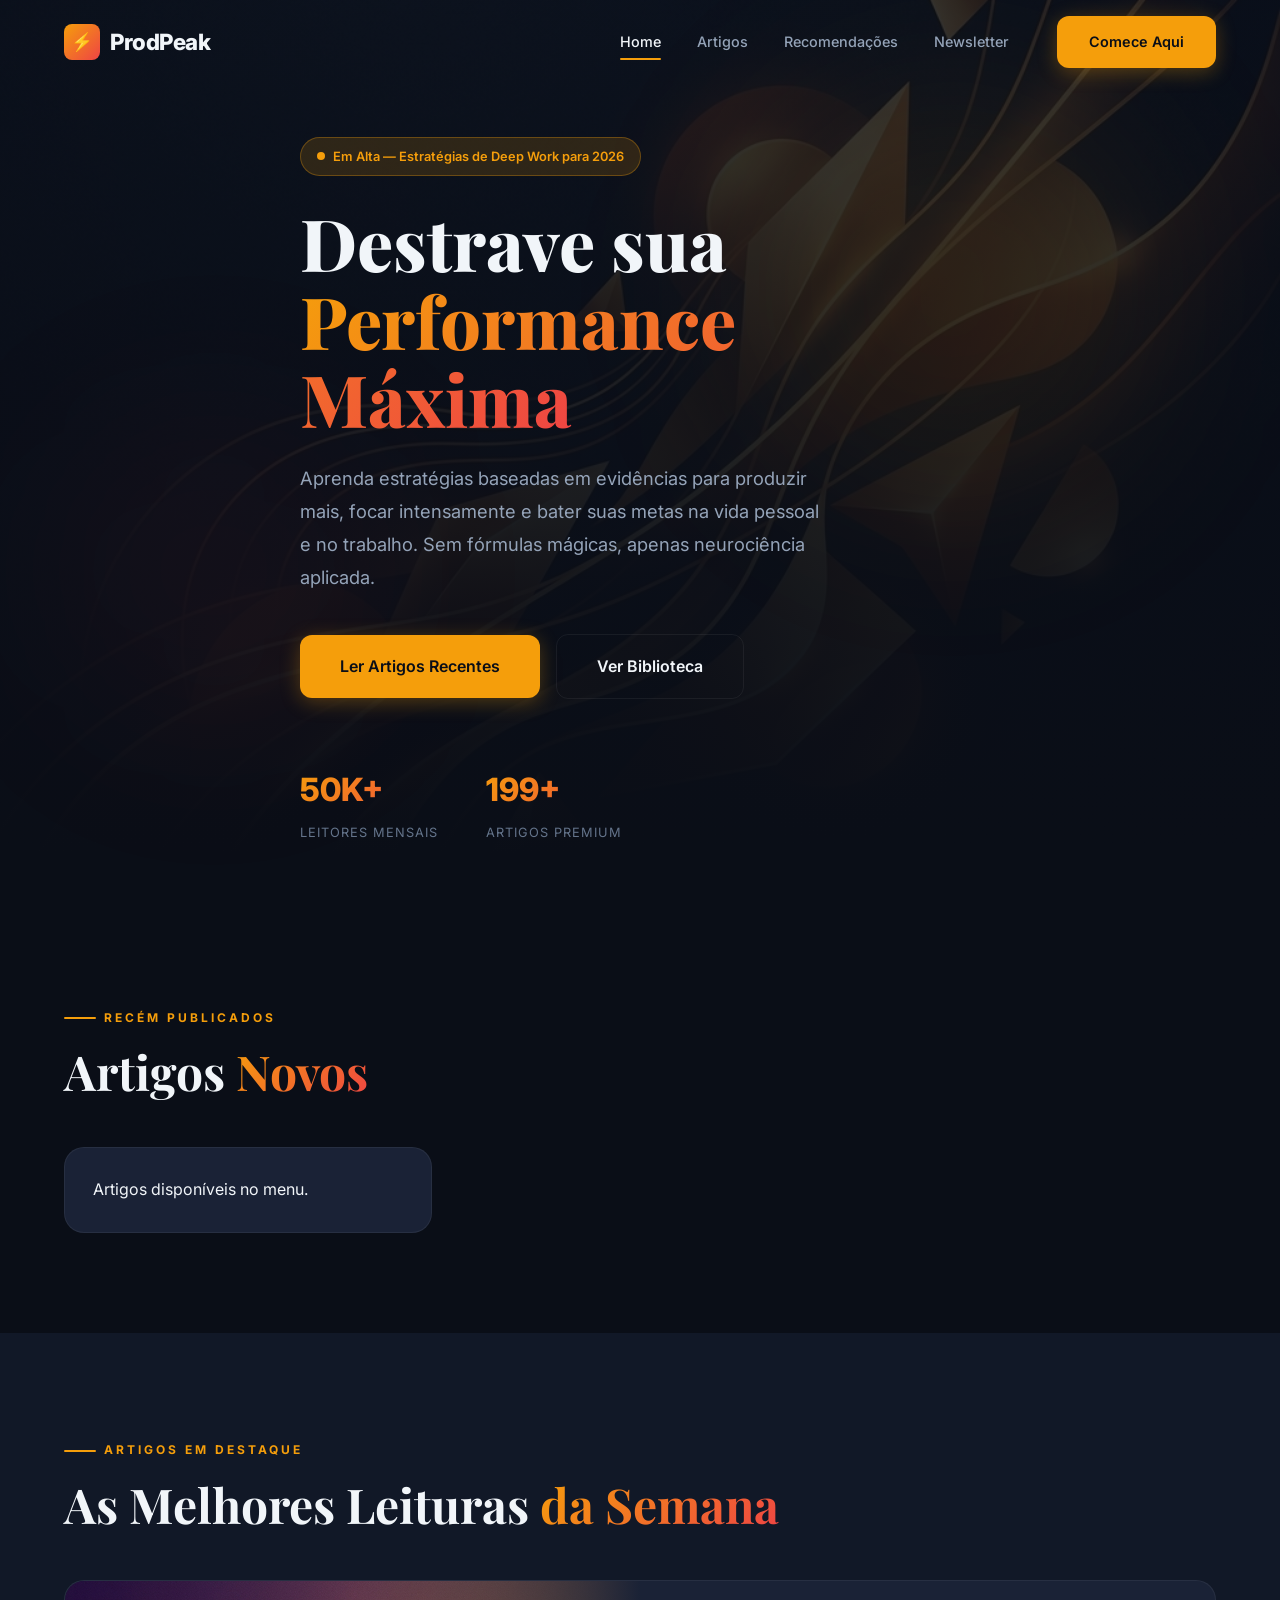
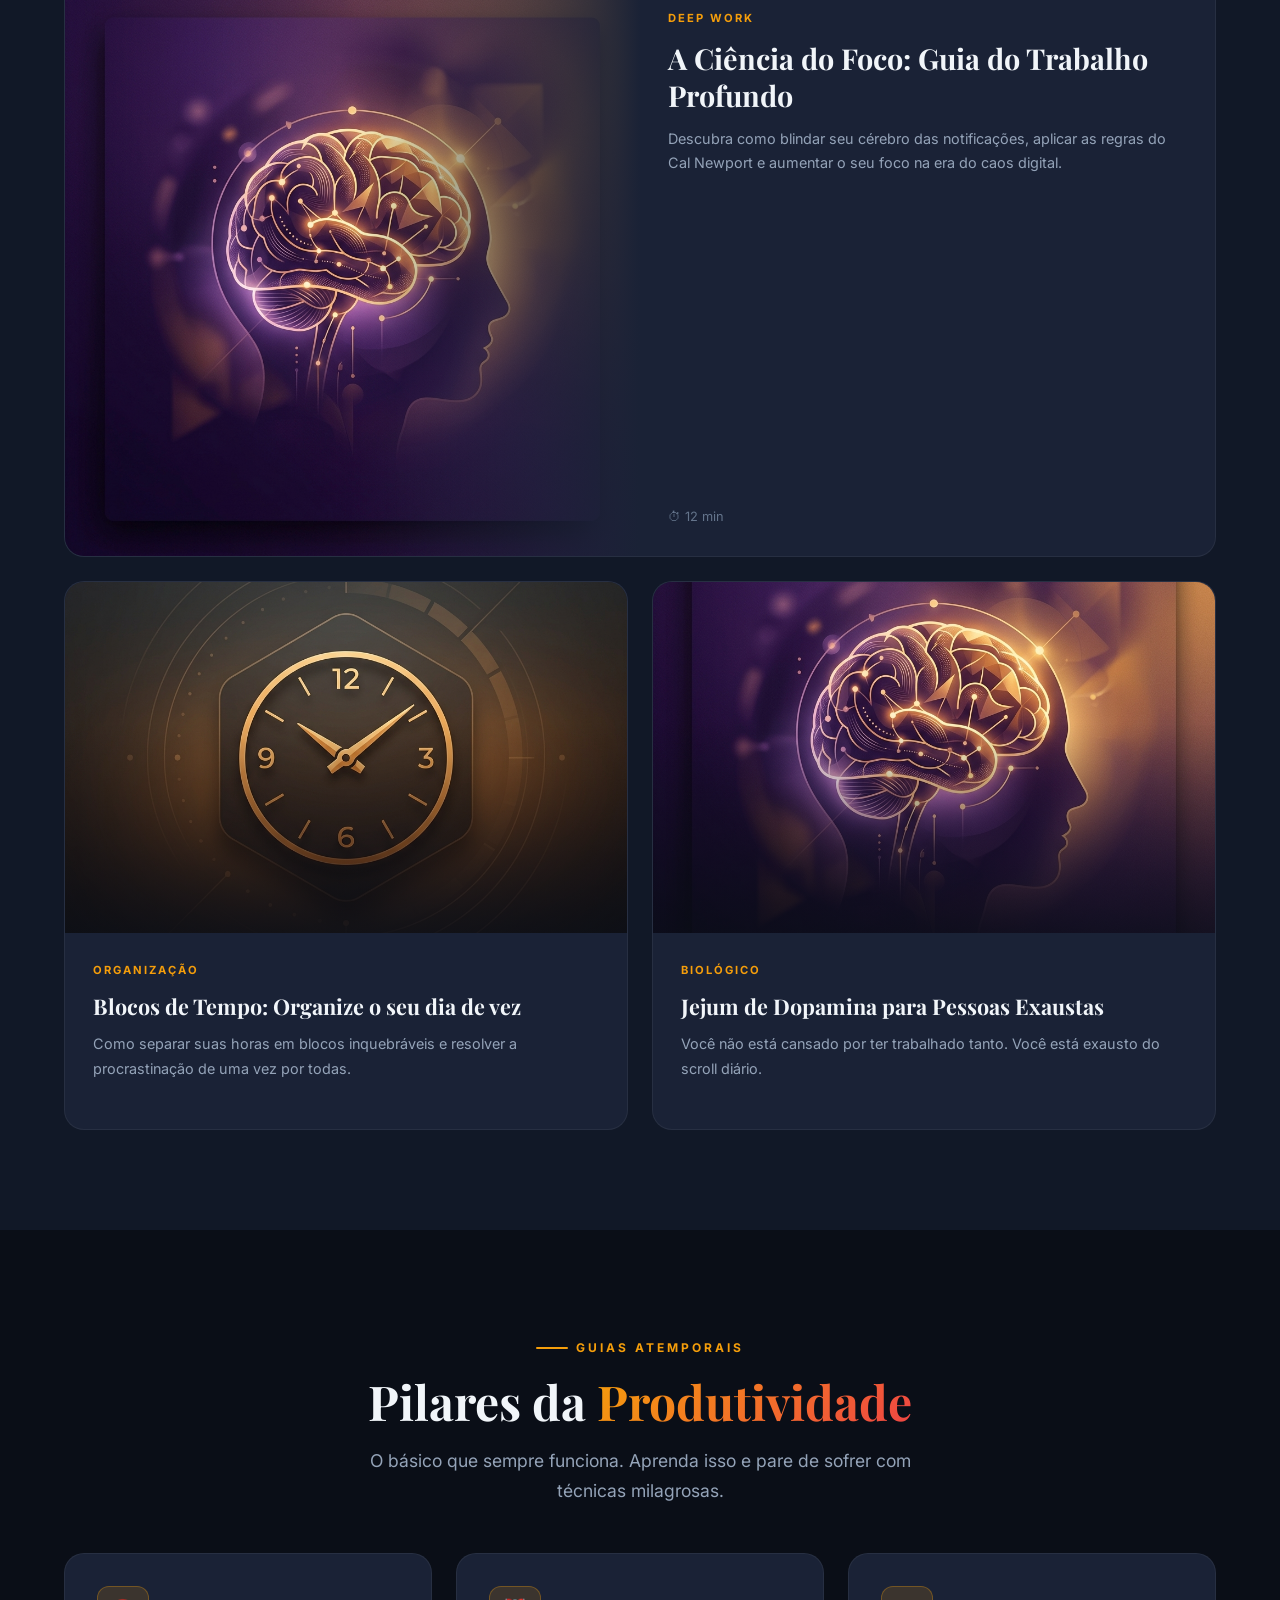
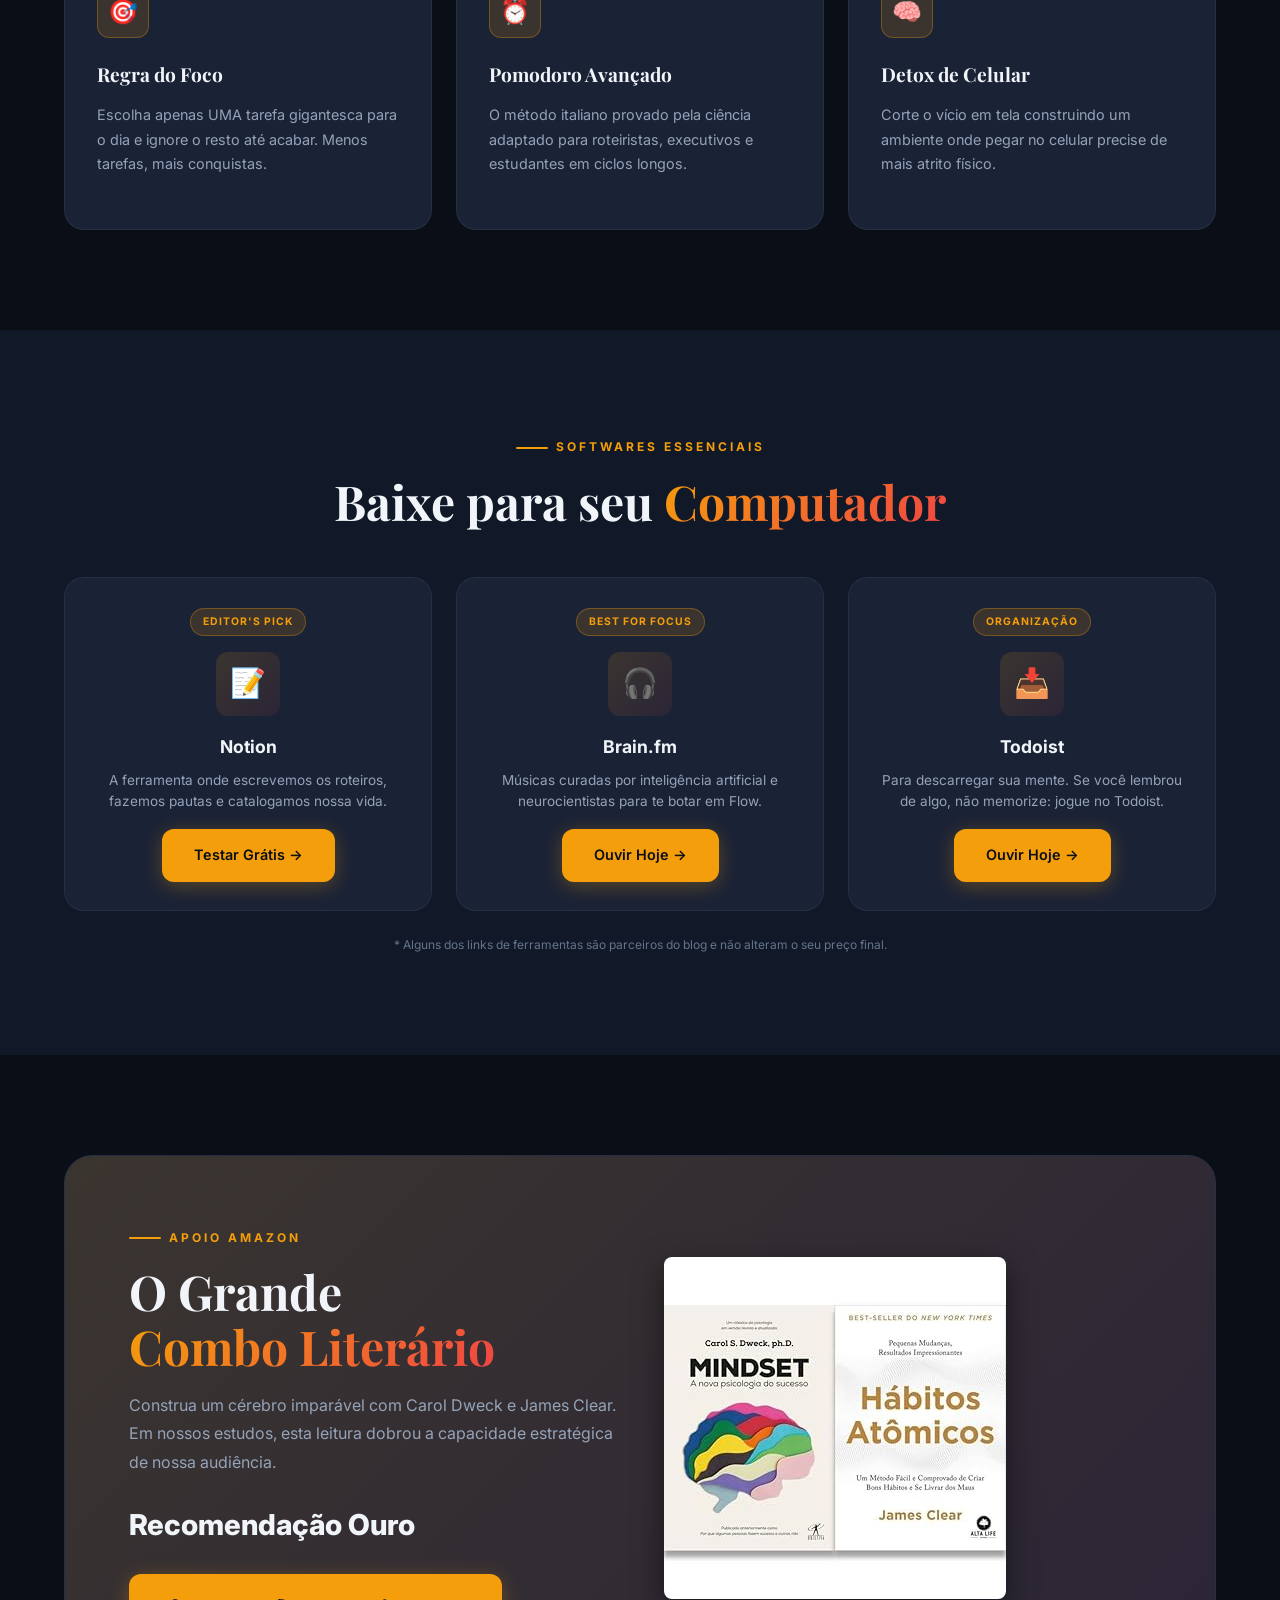
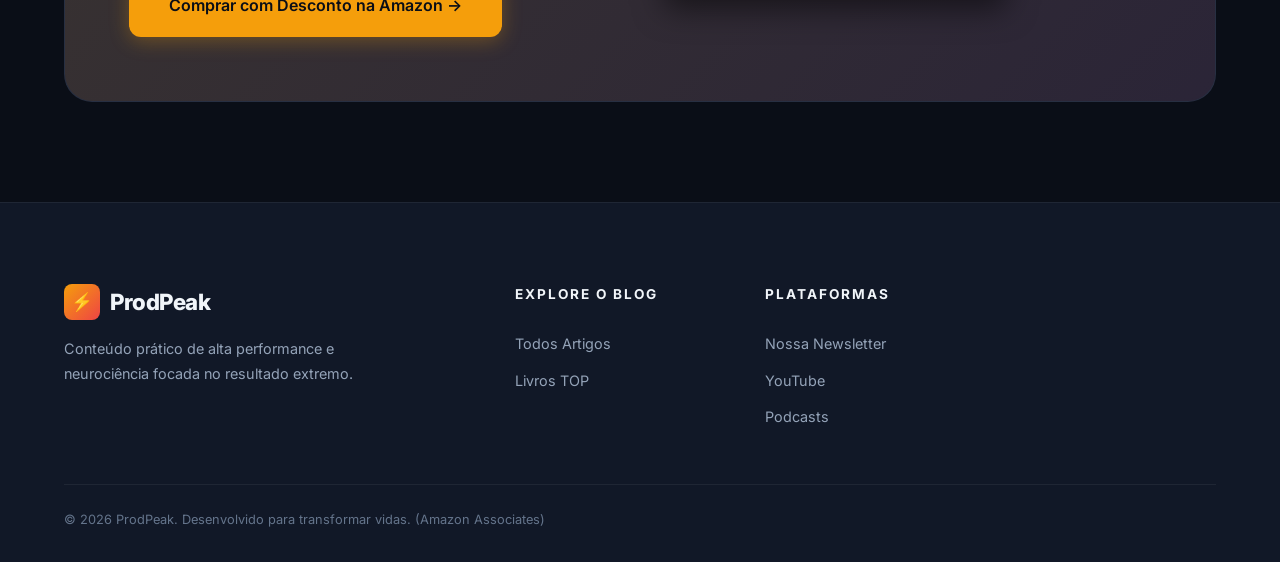
<file: index.html>
<!DOCTYPE html>
<html lang="pt-br">
<head>
  <meta charset="UTF-8">
  <meta name="viewport" content="width=device-width, initial-scale=1.0">
  <title>ProdPeak — Destrave a Sua Produtividade | Foco e Especialidade</title>
  <meta name="description" content="Conquiste produtividade implacável. Aprenda sobre gestão de tempo, neurociência do foco e estratégias de alta performance.">
  <link rel="stylesheet" href="styles.css">
</head>
<body>

  <!-- ════════ NAVBAR ════════ -->
  <nav class="navbar" id="navbar">
    <div class="container">
      <a href="index.html" class="navbar__logo" aria-label="ProdPeak Home">
        <span class="navbar__logo-icon">⚡</span>
        ProdPeak
      </a>
      <div class="navbar__links" id="navLinks">
        <a href="index.html" class="navbar__link navbar__link--active">Home</a>
        <a href="article.html" class="navbar__link">Artigos</a>
        <a href="products.html" class="navbar__link">Recomendações</a>
        <a href="#newsletter" class="navbar__link">Newsletter</a>
        <a href="https://amzn.to/4moudI5" target="_blank" class="btn btn--primary navbar__cta">Comece Aqui</a>
      </div>
      <button class="navbar__toggle" id="navToggle" aria-label="Menu">
        <span></span><span></span><span></span>
      </button>
    </div>
  </nav>

  <!-- ════════ HERO ════════ -->
  <section class="hero" id="hero">
    <div class="hero__bg">
      <img src="images/hero-bg.png" alt="" aria-hidden="true">
    </div>
    <div class="hero__orb hero__orb--1"></div>
    <div class="hero__orb hero__orb--2"></div>

    <div class="container">
      <div class="hero__content">
        <div class="hero__badge">
          <span class="pulse"></span>
          Em Alta — Estratégias de Deep Work para 2026
        </div>

        <h1 class="hero__title">
          Destrave sua<br>
          <span class="text-gradient">Performance Máxima</span>
        </h1>

        <p class="hero__description">
          Aprenda estratégias baseadas em evidências para produzir mais, focar intensamente e bater suas metas na vida pessoal e no trabalho. Sem fórmulas mágicas, apenas neurociência aplicada.
        </p>

        <div class="hero__actions">
          <a href="#featured" class="btn btn--primary btn--lg">Ler Artigos Recentes</a>
          <a href="products.html" class="btn btn--secondary btn--lg">Ver Biblioteca</a>
        </div>

        <div class="hero__stats">
          <div class="hero__stat">
            <div class="hero__stat-value">50K+</div>
            <div class="hero__stat-label">Leitores Mensais</div>
          </div>
          <div class="hero__stat">
            <div class="hero__stat-value">200+</div>
            <div class="hero__stat-label">Artigos Premium</div>
          </div>
        </div>
      </div>
    </div>
  </section>

  <main>

  <!-- ════════ NOVOS ARTIGOS (AUTOMAÇÃO) ════════ -->
  <section id="novos-artigos" class="section">
    <div class="container">
      <div class="reveal">
        <span class="section-label">Recém Publicados</span>
        <h2 class="section-title">Artigos <span class="text-gradient">Novos</span></h2>
      </div>
      <div id="novos-grid" class="articles-grid">
        <div id="loading-novos" class="glass-card">Carregando novos artigos...</div>
      </div>
    </div>
  </section>

  <!-- ════════ FEATURED ARTICLES ════════ -->
  <section class="section" id="featured" style="background: var(--bg-secondary);">
    <div class="container">
      <div class="reveal">
        <span class="section-label">Artigos em Destaque</span>
        <h2 class="section-title">As Melhores Leituras  <span class="text-gradient">da Semana</span></h2>
      </div>

      <div class="featured-grid">
        <a href="article.html" class="featured-card featured-card--large reveal">
          <div class="featured-card__img">
            <img src="images/article-focus.png" loading="lazy">
            <div class="featured-card__img-overlay"></div>
          </div>
          <div class="featured-card__body">
            <span class="featured-card__category">Deep Work</span>
            <h3 class="featured-card__title">A Ciência do Foco: Guia do Trabalho Profundo</h3>
            <p class="featured-card__excerpt">Descubra como blindar seu cérebro das notificações, aplicar as regras do Cal Newport e aumentar o seu foco na era do caos digital.</p>
            <div class="featured-card__meta">
              <span class="featured-card__meta-item">⏱ 12 min</span>
            </div>
          </div>
        </a>

        <a href="article.html" class="featured-card reveal reveal--delay-1">
          <div class="featured-card__img">
            <img src="images/article-time.png" alt="Gestão de Tempo">
            <div class="featured-card__img-overlay"></div>
          </div>
          <div class="featured-card__body">
            <span class="featured-card__category">Organização</span>
            <h3 class="featured-card__title">Blocos de Tempo: Organize o seu dia de vez</h3>
            <p class="featured-card__excerpt">Como separar suas horas em blocos inquebráveis e resolver a procrastinação de uma vez por todas.</p>
          </div>
        </a>

        <a href="article.html" class="featured-card reveal reveal--delay-2">
          <div class="featured-card__img">
            <img src="images/article-focus.png" alt="Hábitos">
            <div class="featured-card__img-overlay"></div>
          </div>
          <div class="featured-card__body">
            <span class="featured-card__category">Biológico</span>
            <h3 class="featured-card__title">Jejum de Dopamina para Pessoas Exaustas</h3>
            <p class="featured-card__excerpt">Você não está cansado por ter trabalhado tanto. Você está exausto do scroll diário.</p>
          </div>
        </a>
      </div>
    </div>
  </section>

  <!-- ════════ EVERGREEN CONTENT ════════ -->
  <section class="section" id="evergreen">
    <div class="container">
      <div class="reveal" style="text-align:center;">
        <span class="section-label">Guias Atemporais</span>
        <h2 class="section-title">Pilares da <span class="text-gradient">Produtividade</span></h2>
        <p class="section-subtitle" style="margin:0 auto;">O básico que sempre funciona. Aprenda isso e pare de sofrer com técnicas milagrosas.</p>
      </div>

      <div class="evergreen-grid">
        <div class="evergreen-card reveal reveal--delay-1">
          <div class="evergreen-card__icon">🎯</div>
          <h3 class="evergreen-card__title">Regra do Foco</h3>
          <p class="evergreen-card__text">Escolha apenas UMA tarefa gigantesca para o dia e ignore o resto até acabar. Menos tarefas, mais conquistas.</p>
        </div>

        <div class="evergreen-card reveal reveal--delay-2">
          <div class="evergreen-card__icon">⏰</div>
          <h3 class="evergreen-card__title">Pomodoro Avançado</h3>
          <p class="evergreen-card__text">O método italiano provado pela ciência adaptado para roteiristas, executivos e estudantes em ciclos longos.</p>
        </div>

        <div class="evergreen-card reveal reveal--delay-3">
          <div class="evergreen-card__icon">🧠</div>
          <h3 class="evergreen-card__title">Detox de Celular</h3>
          <p class="evergreen-card__text">Corte o vício em tela construindo um ambiente onde pegar no celular precise de mais atrito físico.</p>
        </div>
      </div>
    </div>
  </section>

  <!-- ════════ AFFILIATE RECOMMENDATIONS ════════ -->
  <section class="section" id="tools" style="background: var(--bg-secondary);">
    <div class="container">
      <div class="reveal" style="text-align:center;">
        <span class="section-label">Softwares Essenciais</span>
        <h2 class="section-title">Baixe para seu  <span class="text-gradient">Computador</span></h2>
      </div>

      <div class="affiliate-grid">
        <div class="affiliate-card reveal reveal--delay-1">
          <span class="affiliate-card__badge">Editor's Pick</span>
          <div class="affiliate-card__icon">📝</div>
          <h3 class="affiliate-card__name">Notion</h3>
          <p class="affiliate-card__desc">A ferramenta onde escrevemos os roteiros, fazemos pautas e catalogamos nossa vida.</p>
          <a href="#" class="btn btn--primary" id="affiliate-notion">Testar Grátis →</a>
        </div>

        <div class="affiliate-card reveal reveal--delay-2">
          <span class="affiliate-card__badge">Best for Focus</span>
          <div class="affiliate-card__icon">🎧</div>
          <h3 class="affiliate-card__name">Brain.fm</h3>
          <p class="affiliate-card__desc">Músicas curadas por inteligência artificial e neurocientistas para te botar em Flow.</p>
          <a href="#" class="btn btn--primary" id="affiliate-brainfm">Ouvir Hoje →</a>
        </div>
        
        <div class="affiliate-card reveal reveal--delay-3">
          <span class="affiliate-card__badge">Organização</span>
          <div class="affiliate-card__icon">📥</div>
          <h3 class="affiliate-card__name">Todoist</h3>
          <p class="affiliate-card__desc">Para descarregar sua mente. Se você lembrou de algo, não memorize: jogue no Todoist.</p>
          <a href="#" class="btn btn--primary" id="affiliate-todoist">Ouvir Hoje →</a>
        </div>
      </div>
      <p style="text-align:center; color:var(--text-muted); font-size:0.75rem; margin-top:24px;">
        * Alguns dos links de ferramentas são parceiros do blog e não alteram o seu preço final.
      </p>
    </div>
  </section>

  <!-- ════════ PRODUCT CTA — INLINE (AMAZON) ════════ -->
  <section class="section" id="newsletter">
    <div class="container">
      <div class="newsletter reveal">
        <div class="newsletter__content" style="text-align:left; display:grid; grid-template-columns:1fr 1fr; gap:48px; align-items:center;">
          <div>
            <span class="section-label">Apoio Amazon</span>
            <h2 class="section-title" style="margin-bottom:16px;">O Grande<br><span class="text-gradient">Combo Literário</span></h2>
            <p style="color:var(--text-secondary); margin-bottom:24px; line-height:1.8;">
              Construa um cérebro imparável com Carol Dweck e James Clear. Em nossos estudos, esta leitura dobrou a capacidade estratégica de nossa audiência.
            </p>
            <div style="display:flex; align-items:center; gap:16px; margin-bottom:24px;">
              <span style="font-size:1.8rem; font-weight:800; color:var(--text-color);">Recomendação Ouro</span>
            </div>
            <a href="https://amzn.to/4moudI5" target="_blank" class="btn btn--primary btn--lg" id="cta-ebook-inline">Comprar com Desconto na Amazon →</a>
          </div>
          <div style="text-align:center;">
            <a href="https://amzn.to/4moudI5" target="_blank">
               <img src="images/capa-habitos.jpg" onerror="this.src='images/ebook-cover.png'" alt="Kit Mindset e Hábitos" style="border-radius: 8px; max-height: 400px; box-shadow: 0 10px 30px rgba(0,0,0,0.5);">
            </a>
          </div>
        </div>
      </div>
    </div>
  </section>

  </main>

  <!-- ════════ FOOTER ════════ -->
  <footer class="footer" id="footer">
    <div class="container">
      <div class="footer__grid">
        <div>
          <a href="index.html" class="navbar__logo">
            <span class="navbar__logo-icon">⚡</span>
            ProdPeak
          </a>
          <p class="footer__brand-desc">Conteúdo prático de alta performance e neurociência focada no resultado extremo.</p>
        </div>
        <div>
          <h4 class="footer__heading">Explore o Blog</h4>
          <a href="article.html" class="footer__link">Todos Artigos</a>
          <a href="products.html" class="footer__link">Livros TOP</a>
        </div>
        <div>
          <h4 class="footer__heading">Plataformas</h4>
          <a href="#" class="footer__link">Nossa Newsletter</a>
          <a href="#" class="footer__link">YouTube</a>
          <a href="#" class="footer__link">Podcasts</a>
        </div>
      </div>
      <div class="footer__bottom">
        <span>© 2026 ProdPeak. Desenvolvido para transformar vidas. (Amazon Associates)</span>
      </div>
    </div>
  </footer>

  <button class="back-to-top" id="backToTop" aria-label="Voltar">↑</button>

  <script>
    async function loadNovosArtigos() {
      const container = document.getElementById('novos-grid');
      const loading = document.getElementById('loading-novos');

      try {
        const response = await fetch('https://api.github.com/repos/glgames1506-afk/prodpeak-pt/contents/artigos');
        const files = await response.json();

        if (loading) loading.style.display = 'none';

        if (Array.isArray(files) && files.length > 0) {
          const recentes = files.reverse().slice(0, 4);
          recentes.forEach(file => {
            if (file.name.endsWith('.html')) {
              const card = document.createElement('div');
              card.className = 'glass-card';
              const title = file.name.replace(/-/g, ' ').replace('.html', '');
              const formattedTitle = title.charAt(0).toUpperCase() + title.slice(1);
              card.innerHTML = `
                <h3>${formattedTitle}</h3>
                <p>Guia completo sobre como otimizar sua produtividade e performance.</p>
                <a href="artigos/${file.name}" class="cta-link">Ler Artigo Completo →</a>
              `;
              container.appendChild(card);
            }
          });
        }
      } catch (error) {
        console.error('Erro ao carregar artigos:', error);
        if (loading) loading.innerHTML = 'Artigos disponíveis no menu.';
      }
    }
    document.addEventListener('DOMContentLoaded', loadNovosArtigos);
  </script>
  <script src="script.js"></script>
</body>
</html>
</file>
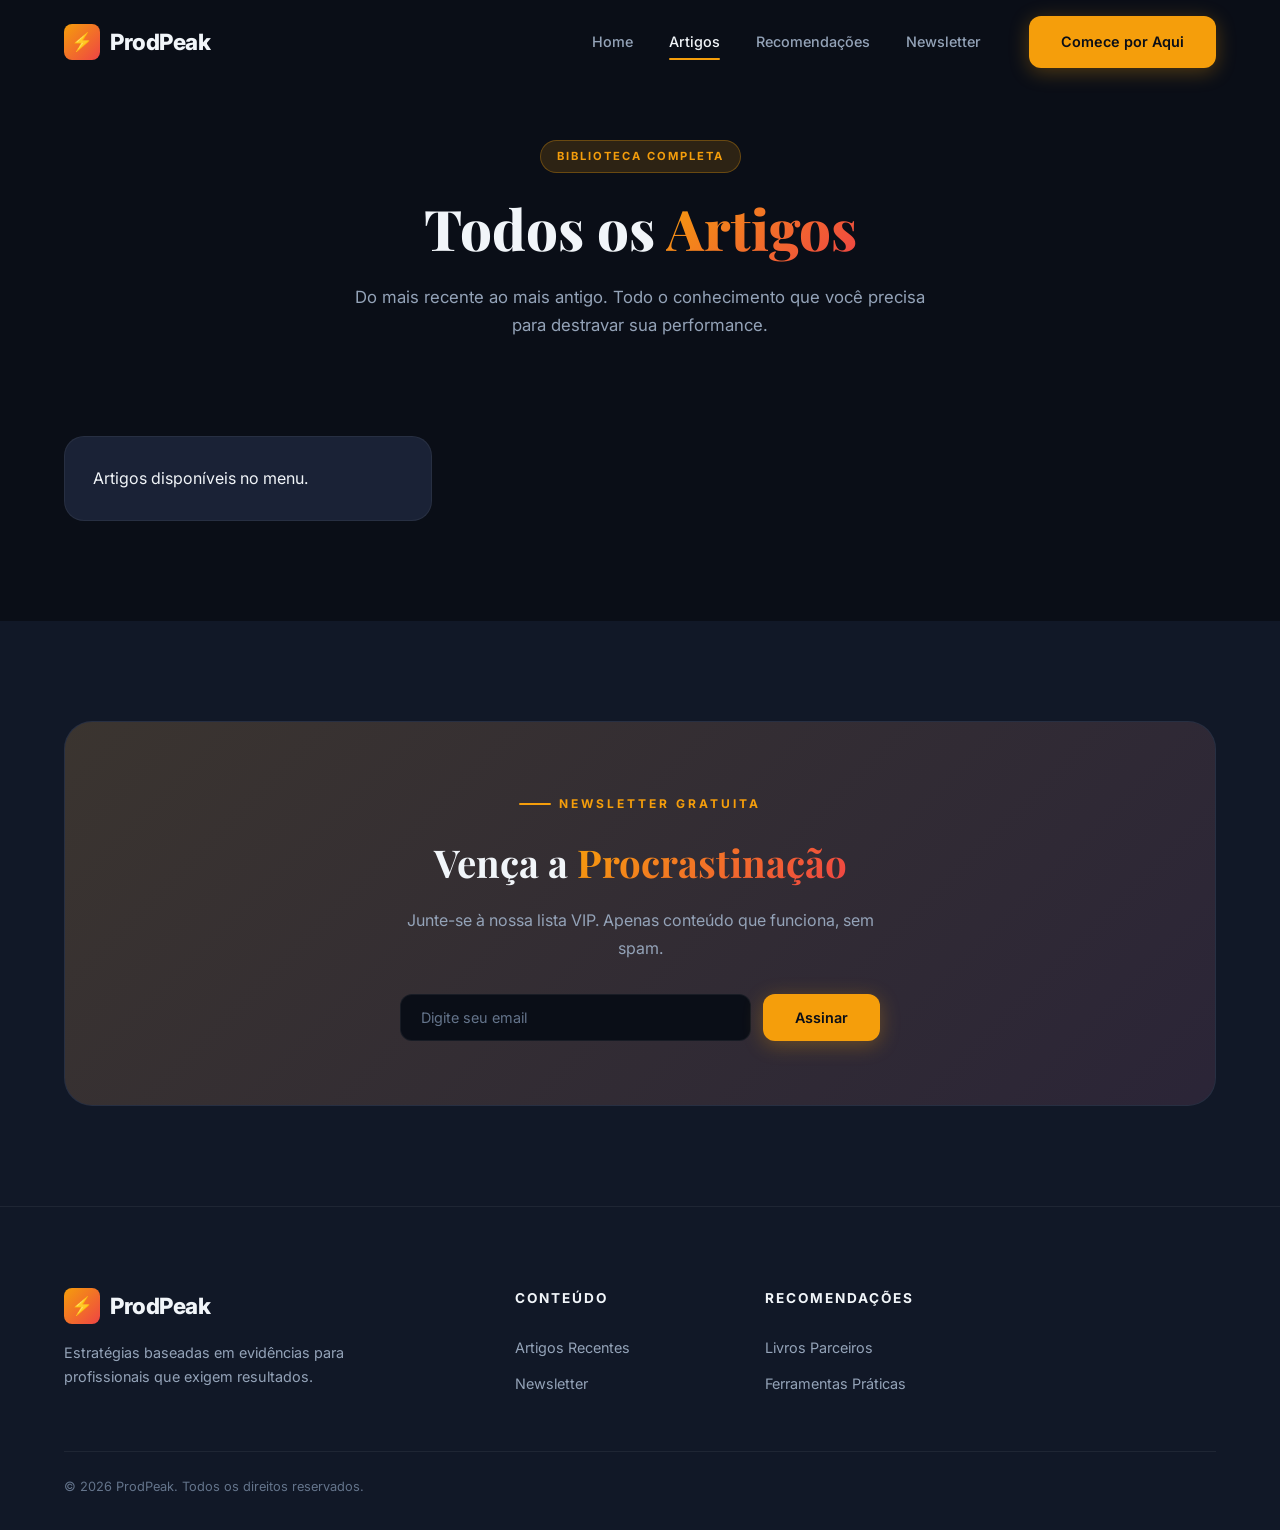
<file: article.html>
<!DOCTYPE html>
<html lang="pt-br">
<head>
  <meta charset="UTF-8">
  <meta name="viewport" content="width=device-width, initial-scale=1.0">
  <title>Artigos — ProdPeak | Todos os Guias de Produtividade</title>
  <meta name="description" content="Explore todos os artigos do ProdPeak. Guias completos sobre produtividade, foco, biohacking e alta performance.">
  <link rel="stylesheet" href="styles.css">
</head>
<body>

  <!-- ════════ NAVBAR ════════ -->
  <nav class="navbar" id="navbar">
    <div class="container">
      <a href="index.html" class="navbar__logo" aria-label="ProdPeak Home">
        <span class="navbar__logo-icon">⚡</span>
        ProdPeak
      </a>
      <div class="navbar__links" id="navLinks">
        <a href="index.html" class="navbar__link">Home</a>
        <a href="article.html" class="navbar__link navbar__link--active">Artigos</a>
        <a href="products.html" class="navbar__link">Recomendações</a>
        <a href="index.html#newsletter" class="navbar__link">Newsletter</a>
        <a href="https://amzn.to/4moudI5" target="_blank" class="btn btn--primary navbar__cta">Comece por Aqui</a>
      </div>
      <button class="navbar__toggle" id="navToggle" aria-label="Toggle navigation">
        <span></span><span></span><span></span>
      </button>
    </div>
  </nav>

  <!-- ════════ PAGE HEADER ════════ -->
  <header class="article-header">
    <div class="container">
      <span class="article-header__category">Biblioteca Completa</span>
      <h1 class="article-header__title">Todos os <span class="text-gradient">Artigos</span></h1>
      <p style="color: var(--text-secondary); max-width: 600px; margin: 16px auto 0; font-size: 1.05rem;">
        Do mais recente ao mais antigo. Todo o conhecimento que você precisa para destravar sua performance.
      </p>
    </div>
  </header>

  <!-- ════════ ALL ARTICLES LIST ════════ -->
  <section class="section" style="padding-top: 0;">
    <div class="container">
      <div id="todos-grid" class="articles-grid">
        <div id="loading-todos" class="glass-card">Carregando todos os artigos...</div>
      </div>
    </div>
  </section>

  <!-- ════════ NEWSLETTER ════════ -->
  <section class="section" id="newsletter" style="background: var(--bg-secondary);">
    <div class="container">
      <div class="newsletter reveal">
        <div class="newsletter__content">
          <span class="section-label" style="justify-content:center;">Newsletter Gratuita</span>
          <h2 class="newsletter__title">Vença a <span class="text-gradient">Procrastinação</span></h2>
          <p class="newsletter__text">Junte-se à nossa lista VIP. Apenas conteúdo que funciona, sem spam.</p>
          <form class="newsletter__form" id="newsletter-form">
            <input type="email" class="newsletter__input" placeholder="Digite seu email" required>
            <button type="submit" class="btn btn--primary">Assinar</button>
          </form>
        </div>
      </div>
    </div>
  </section>

  <!-- ════════ FOOTER ════════ -->
  <footer class="footer" id="footer">
    <div class="container">
      <div class="footer__grid">
        <div>
          <a href="index.html" class="navbar__logo">
            <span class="navbar__logo-icon">⚡</span>
            ProdPeak
          </a>
          <p class="footer__brand-desc">Estratégias baseadas em evidências para profissionais que exigem resultados.</p>
        </div>
        <div>
          <h4 class="footer__heading">Conteúdo</h4>
          <a href="article.html" class="footer__link">Artigos Recentes</a>
          <a href="index.html#newsletter" class="footer__link">Newsletter</a>
        </div>
        <div>
          <h4 class="footer__heading">Recomendações</h4>
          <a href="products.html" class="footer__link">Livros Parceiros</a>
          <a href="index.html#tools" class="footer__link">Ferramentas Práticas</a>
        </div>
      </div>
      <div class="footer__bottom">
        <span>© 2026 ProdPeak. Todos os direitos reservados.</span>
      </div>
    </div>
  </footer>

  <button class="back-to-top" id="backToTop" aria-label="Top">↑</button>
  <script>
    async function loadTodosArtigos() {
      const container = document.getElementById('todos-grid');
      const loading = document.getElementById('loading-todos');

      try {
        const response = await fetch('https://api.github.com/repos/glgames1506-afk/prodpeak-pt/contents/artigos');
        const files = await response.json();

        if (loading) loading.style.display = 'none';

        if (Array.isArray(files) && files.length > 0) {
          files.reverse().forEach(file => {
            if (file.name.endsWith('.html')) {
              const card = document.createElement('div');
              card.className = 'glass-card';
              const title = file.name.replace(/-/g, ' ').replace('.html', '');
              const formattedTitle = title.charAt(0).toUpperCase() + title.slice(1);
              card.innerHTML = `
                <h3>${formattedTitle}</h3>
                <p>Guia completo sobre como otimizar sua produtividade e performance.</p>
                <a href="artigos/${file.name}" class="cta-link">Ler Artigo Completo →</a>
              `;
              container.appendChild(card);
            }
          });
        }
      } catch (error) {
        console.error('Erro ao carregar artigos:', error);
        if (loading) loading.innerHTML = 'Artigos disponíveis no menu.';
      }
    }
    document.addEventListener('DOMContentLoaded', loadTodosArtigos);
  </script>
  <script src="script.js"></script>
</body>
</html>
</file>
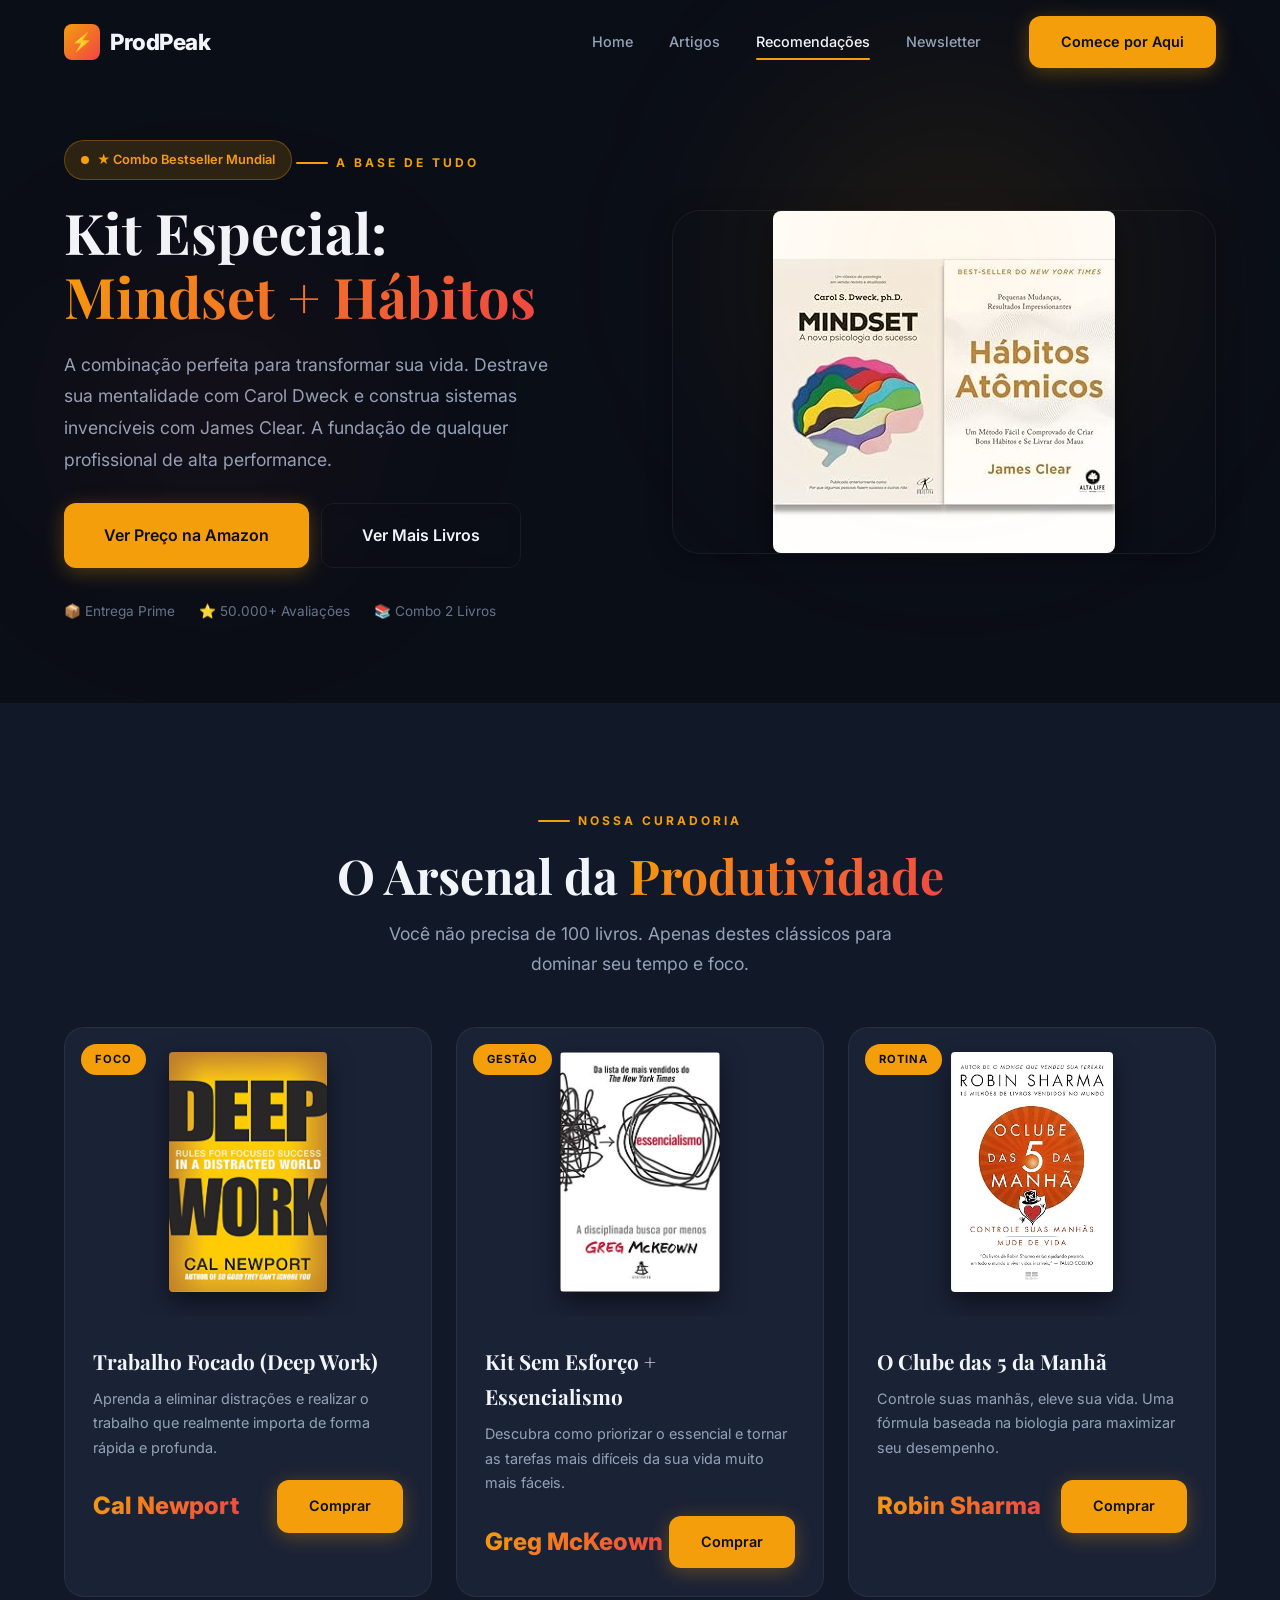
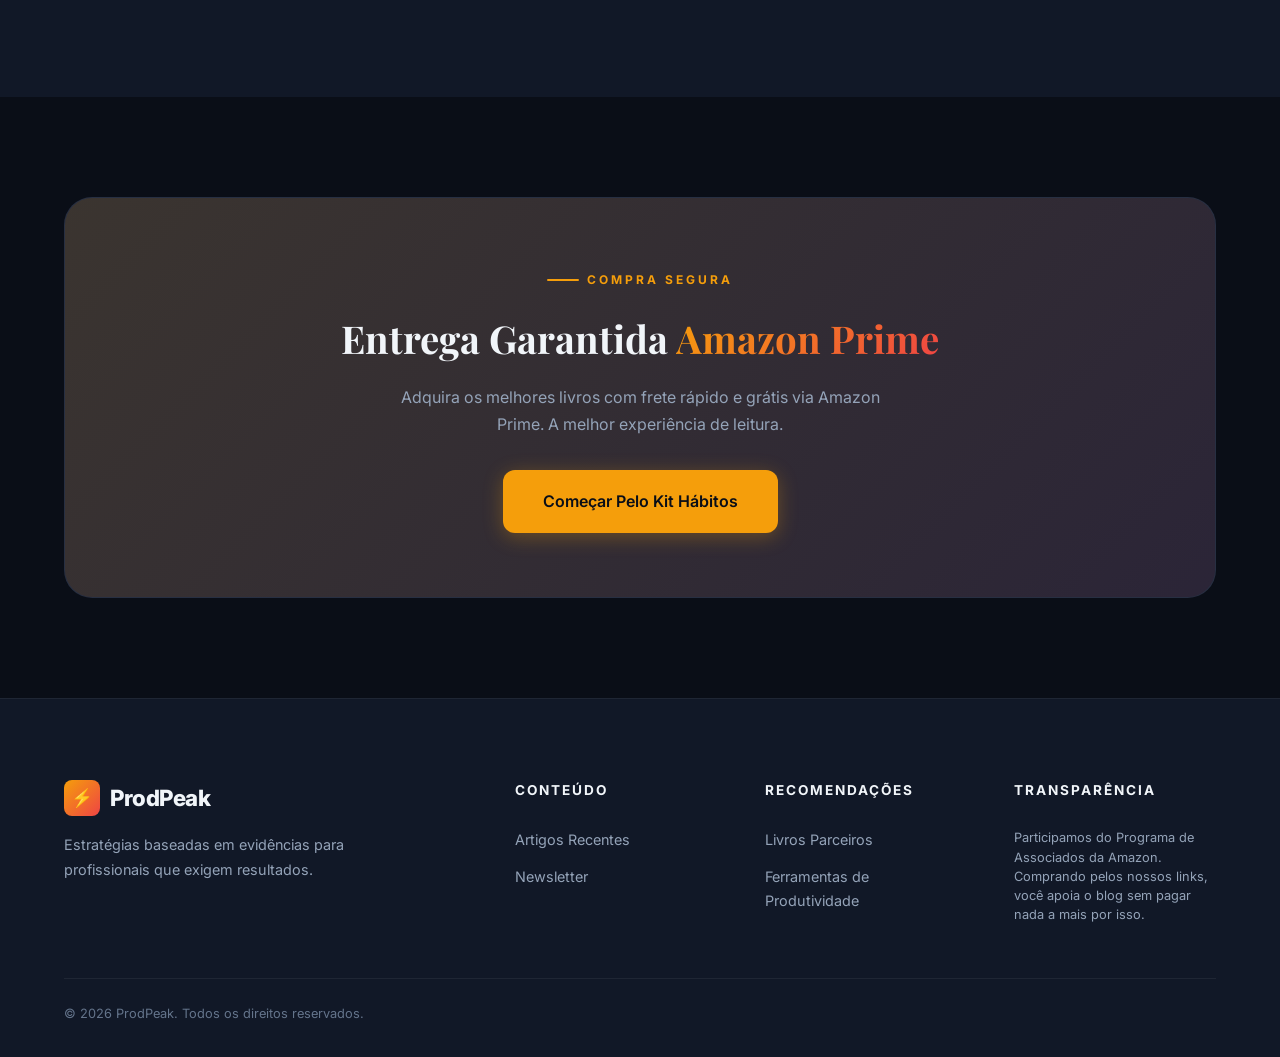
<file: products.html>
<!DOCTYPE html>
<html lang="pt-br">
<head>
  <meta charset="UTF-8">
  <meta name="viewport" content="width=device-width, initial-scale=1.0">
  <title>Produtos — ProdPeak | Livros e Ferramentas de Produtividade</title>
  <meta name="description" content="Eleve sua produtividade com nossas recomendações premium. Livros testados e aprovados para transformar sua rotina.">
  <link rel="canonical" href="https://prodpeak.com/products">
  <link rel="stylesheet" href="styles.css">
</head>
<body>

  <!-- ════════ NAVBAR ════════ -->
  <nav class="navbar" id="navbar">
    <div class="container">
      <a href="index.html" class="navbar__logo" aria-label="ProdPeak Home">
        <span class="navbar__logo-icon">⚡</span>
        ProdPeak
      </a>
      <div class="navbar__links" id="navLinks">
        <a href="index.html" class="navbar__link">Home</a>
        <a href="article.html" class="navbar__link">Artigos</a>
        <a href="products.html" class="navbar__link navbar__link--active">Recomendações</a>
        <a href="index.html#newsletter" class="navbar__link">Newsletter</a>
        <a href="https://amzn.to/4moudI5" target="_blank" class="btn btn--primary navbar__cta">Comece por Aqui</a>
      </div>
      <button class="navbar__toggle" id="navToggle" aria-label="Toggle navigation">
        <span></span><span></span><span></span>
      </button>
    </div>
  </nav>

  <!-- ════════ PRODUCT HERO ════════ -->
  <section class="product-hero">
    <div class="hero__orb hero__orb--1"></div>
    <div class="hero__orb hero__orb--2"></div>

    <div class="container">
      <div class="product-hero__grid">
        <div>
          <div class="hero__badge" style="margin-bottom:20px;">
            <span class="pulse"></span>
            ★ Combo Bestseller Mundial
          </div>

          <span class="section-label">A Base de Tudo</span>
          <h1 class="section-title" style="font-size:clamp(2.4rem,5vw,3.5rem); margin-bottom:20px;">
            Kit Especial:<br><span class="text-gradient">Mindset + Hábitos</span>
          </h1>
          <p style="color:var(--text-secondary); font-size:1.1rem; line-height:1.8; margin-bottom:28px; max-width:500px;">
            A combinação perfeita para transformar sua vida. Destrave sua mentalidade com Carol Dweck e construa sistemas invencíveis com James Clear. A fundação de qualquer profissional de alta performance.
          </p>

          <div style="display:flex; gap:12px; flex-wrap:wrap; margin-bottom:32px;">
            <a href="https://amzn.to/4moudI5" target="_blank" class="btn btn--primary btn--lg" id="cta-buy-ebook">Ver Preço na Amazon</a>
            <a href="#more" class="btn btn--secondary btn--lg">Ver Mais Livros</a>
          </div>

          <div style="display:flex; gap:24px; font-size:0.85rem; color:var(--text-muted);">
            <span>📦 Entrega Prime</span>
            <span>⭐ 50.000+ Avaliações</span>
            <span>📚 Combo 2 Livros</span>
          </div>
        </div>

        <div class="product-hero__img">
          <a href="https://amzn.to/4moudI5" target="_blank">
            <img src="images/capa-habitos.jpg" onerror="this.src='images/ebook-cover.png'" alt="Kit Mindset e Hábitos Atômicos" style="border-radius: 8px; box-shadow: 0 10px 30px rgba(0,0,0,0.5);">
          </a>
        </div>
      </div>
    </div>
  </section>

  <!-- ════════ MORE PRODUCTS ════════ -->
  <section class="section" id="more" style="background: var(--bg-secondary);">
    <div class="container">
      <div class="reveal" style="text-align:center;">
        <span class="section-label">Nossa Curadoria</span>
        <h2 class="section-title">O Arsenal da <span class="text-gradient">Produtividade</span></h2>
        <p class="section-subtitle" style="margin:0 auto;">Você não precisa de 100 livros. Apenas destes clássicos para dominar seu tempo e foco.</p>
      </div>

      <div class="products-grid" style="margin-top: 48px;">
        <!-- Product 1 -->
        <div class="product-card reveal reveal--delay-1">
          <div class="product-card__img">
            <a href="https://amzn.to/4v4vnMF" target="_blank">
              <img src="images/capa-focado.jpg" onerror="this.src='images/article-focus.png'" alt="Trabalho Focado" loading="lazy" style="border-radius: 8px;">
            </a>
            <span class="product-card__tag">Foco</span>
          </div>
          <div class="product-card__body">
            <h3 class="product-card__title">Trabalho Focado (Deep Work)</h3>
            <p class="product-card__desc">Aprenda a eliminar distrações e realizar o trabalho que realmente importa de forma rápida e profunda.</p>
            <div class="product-card__footer">
               <span class="product-card__price"><span class="text-gradient">Cal Newport</span></span>
              <a href="https://amzn.to/4v4vnMF" target="_blank" class="btn btn--primary">Comprar</a>
            </div>
          </div>
        </div>

        <!-- Product 2 -->
        <div class="product-card reveal reveal--delay-2">
          <div class="product-card__img">
            <a href="https://amzn.to/4s7HHcg" target="_blank">
              <img src="images/capa-essencialismo.jpg" onerror="this.src='images/article-time.png'" alt="Kit Essencialismo" loading="lazy" style="border-radius: 8px;">
            </a>
            <span class="product-card__tag">Gestão</span>
          </div>
          <div class="product-card__body">
            <h3 class="product-card__title">Kit Sem Esforço + Essencialismo</h3>
            <p class="product-card__desc">Descubra como priorizar o essencial e tornar as tarefas mais difíceis da sua vida muito mais fáceis.</p>
            <div class="product-card__footer">
               <span class="product-card__price"><span class="text-gradient">Greg McKeown</span></span>
              <a href="https://amzn.to/4s7HHcg" target="_blank" class="btn btn--primary">Comprar</a>
            </div>
          </div>
        </div>

        <!-- Product 3 -->
        <div class="product-card reveal reveal--delay-3">
          <div class="product-card__img">
            <a href="https://amzn.to/4sbpr1Q" target="_blank">
              <img src="images/capa-clube.jpg" onerror="this.src='images/course-preview.png'" alt="O Clube das 5 da Manhã" loading="lazy" style="border-radius: 8px;">
            </a>
            <span class="product-card__tag">Rotina</span>
          </div>
          <div class="product-card__body">
            <h3 class="product-card__title">O Clube das 5 da Manhã</h3>
            <p class="product-card__desc">Controle suas manhãs, eleve sua vida. Uma fórmula baseada na biologia para maximizar seu desempenho.</p>
            <div class="product-card__footer">
               <span class="product-card__price"><span class="text-gradient">Robin Sharma</span></span>
              <a href="https://amzn.to/4sbpr1Q" target="_blank" class="btn btn--primary">Comprar</a>
            </div>
          </div>
        </div>
      </div>
    </div>
  </section>

  <!-- ════════ GUARANTEE CTA ════════ -->
  <section class="section">
    <div class="container">
      <div class="newsletter reveal">
        <div class="newsletter__content">
          <span class="section-label" style="justify-content:center;">Compra Segura</span>
          <h2 class="newsletter__title">Entrega Garantida <span class="text-gradient">Amazon Prime</span></h2>
          <p class="newsletter__text">Adquira os melhores livros com frete rápido e grátis via Amazon Prime. A melhor experiência de leitura.</p>
          <div style="display:flex; justify-content:center; gap:12px; flex-wrap:wrap;">
            <a href="https://amzn.to/4moudI5" target="_blank" class="btn btn--primary btn--lg">Começar Pelo Kit Hábitos</a>
          </div>
        </div>
      </div>
    </div>
  </section>

  <!-- ════════ FOOTER ════════ -->
  <footer class="footer" id="footer">
    <div class="container">
      <div class="footer__grid">
        <div>
          <a href="index.html" class="navbar__logo">
            <span class="navbar__logo-icon">⚡</span>
            ProdPeak
          </a>
          <p class="footer__brand-desc">Estratégias baseadas em evidências para profissionais que exigem resultados.</p>
        </div>
        <div>
          <h4 class="footer__heading">Conteúdo</h4>
          <a href="article.html" class="footer__link">Artigos Recentes</a>
          <a href="index.html#newsletter" class="footer__link">Newsletter</a>
        </div>
        <div>
          <h4 class="footer__heading">Recomendações</h4>
          <a href="products.html" class="footer__link">Livros Parceiros</a>
          <a href="index.html#tools" class="footer__link">Ferramentas de Produtividade</a>
        </div>
        <div>
          <h4 class="footer__heading">Transparência</h4>
          <p class="footer__link" style="font-size:0.8rem; line-height:1.5;">Participamos do Programa de Associados da Amazon. Comprando pelos nossos links, você apoia o blog sem pagar nada a mais por isso.</p>
        </div>
      </div>
      <div class="footer__bottom">
        <span>© 2026 ProdPeak. Todos os direitos reservados.</span>
      </div>
    </div>
  </footer>

  <button class="back-to-top" id="backToTop" aria-label="Voltar ao topo">↑</button>
  <script src="script.js"></script>
</body>
</html>
</file>
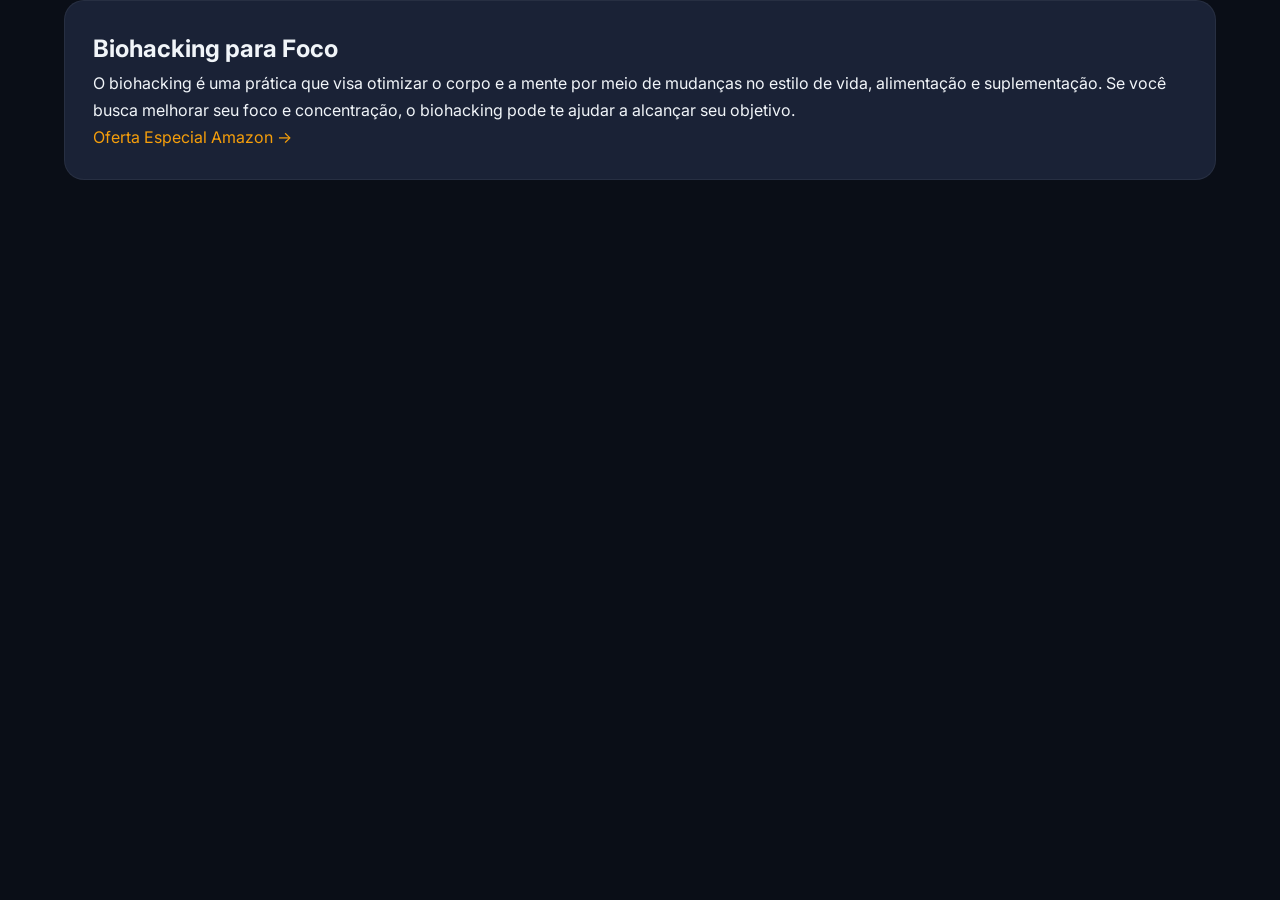
<file: artigos/biohacking-para-foco.html>
<!DOCTYPE html>
<html lang="pt-BR">
<head>
    <meta charset="UTF-8">
    <title>Biohacking para Foco - ProdPeak</title>
    <link rel="stylesheet" href="../styles.css">
</head>
<body>
    <div class="container">
        <article class="glass-card">
            <h1>Biohacking para Foco</h1>
            <div class="content">O biohacking é uma prática que visa otimizar o corpo e a mente por meio de mudanças no estilo de vida, alimentação e suplementação. Se você busca melhorar seu foco e concentração, o biohacking pode te ajudar a alcançar seu objetivo.</div>
            <div class="amazon-box">
                <a href="https://amzn.to/4moudI5" class="cta-btn">Oferta Especial Amazon -></a>
            </div>
        </article>
    </div>
</body>
</html>
</file>
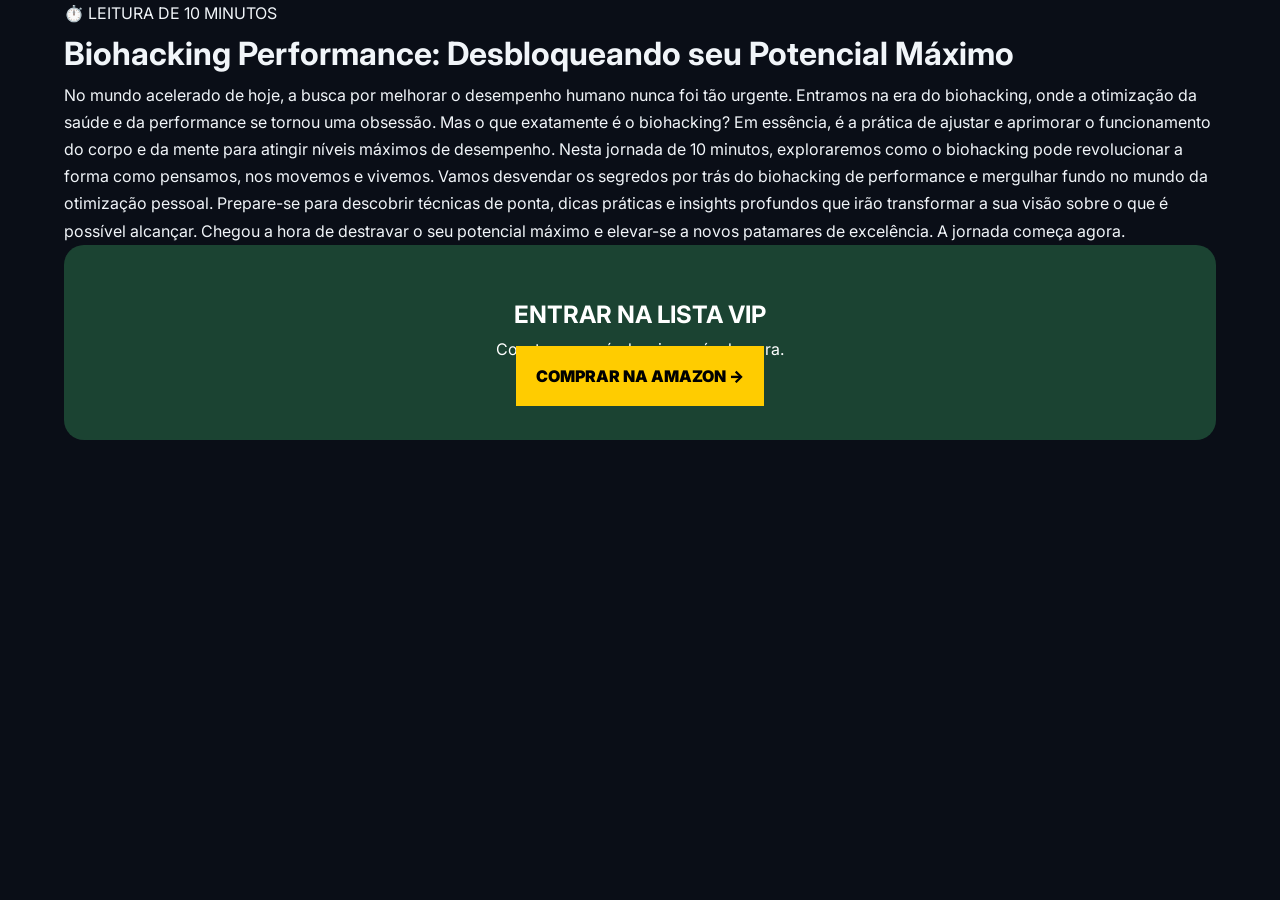
<file: artigos/biohacking-performance-desbloqueando-seu-potencial-maximo.html>
<html><head><meta charset='UTF-8'><link rel='stylesheet' href='../styles.css'><title>Biohacking Performance: Desbloqueando seu Potencial Máximo</title></head><body><main class='container'><div class='badge'>⏱️ LEITURA DE 10 MINUTOS</div><h1>Biohacking Performance: Desbloqueando seu Potencial Máximo</h1><div class='content'>No mundo acelerado de hoje, a busca por melhorar o desempenho humano nunca foi tão urgente. Entramos na era do biohacking, onde a otimização da saúde e da performance se tornou uma obsessão. Mas o que exatamente é o biohacking? Em essência, é a prática de ajustar e aprimorar o funcionamento do corpo e da mente para atingir níveis máximos de desempenho. Nesta jornada de 10 minutos, exploraremos como o biohacking pode revolucionar a forma como pensamos, nos movemos e vivemos. Vamos desvendar os segredos por trás do biohacking de performance e mergulhar fundo no mundo da otimização pessoal. Prepare-se para descobrir técnicas de ponta, dicas práticas e insights profundos que irão transformar a sua visão sobre o que é possível alcançar. Chegou a hora de destravar o seu potencial máximo e elevar-se a novos patamares de excelência. A jornada começa agora.</div><div class='cta-box' style='background:#1b4332; padding:50px; border-radius:20px; color:white; text-align:center;'><h2>ENTRAR NA LISTA VIP</h2><p>Construa um cérebro imparável agora.</p><a href='https://amzn.to/4moudI5' style='background:#ffcc00; color:black; padding:20px; font-weight:900; text-decoration:none;'>COMPRAR NA AMAZON -></a></div></main></body></html>
</file>
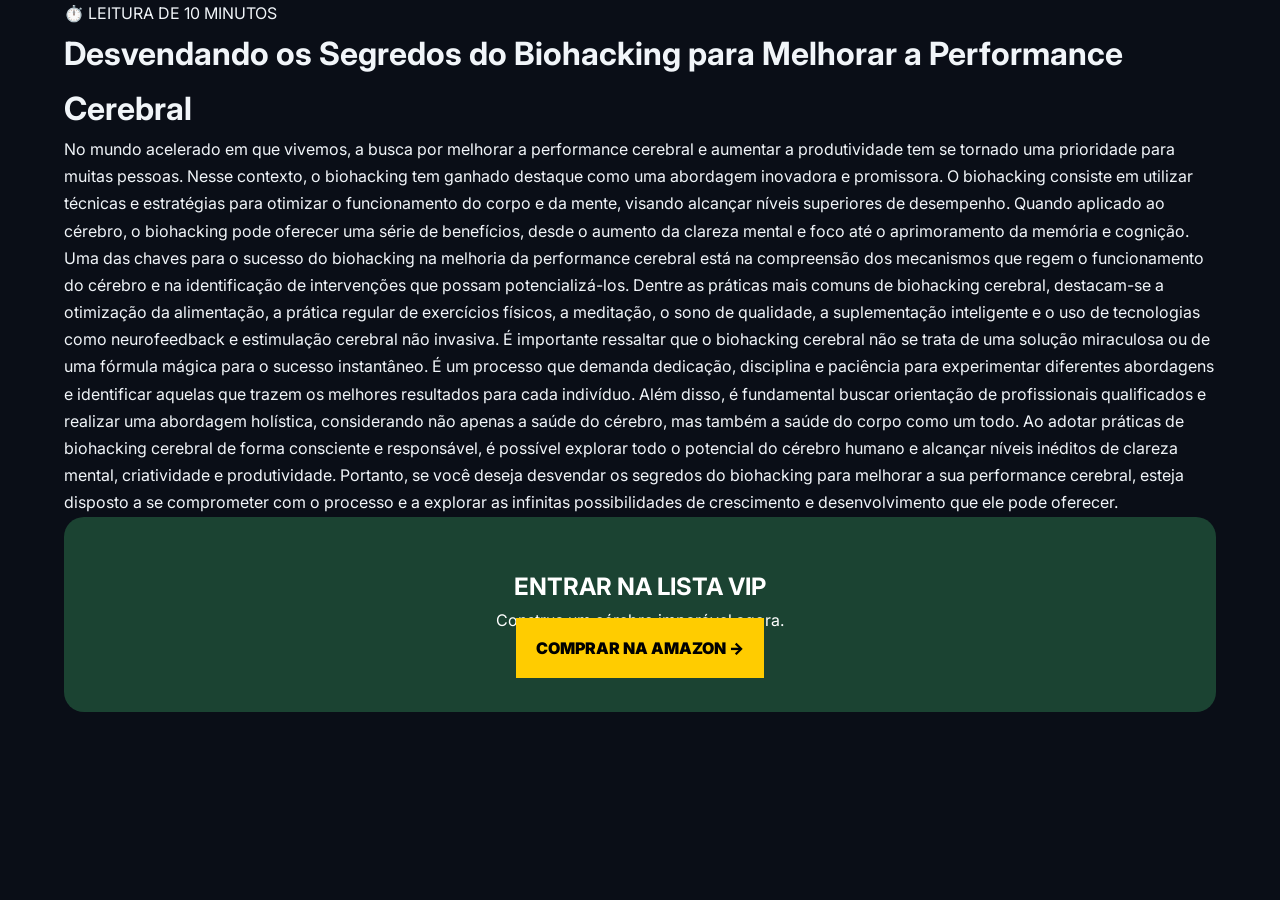
<file: artigos/desvendando-os-segredos-do-biohacking-para-melhorar-a-performance-cerebral.html>
<html><head><meta charset='UTF-8'><link rel='stylesheet' href='../styles.css'><title>Desvendando os Segredos do Biohacking para Melhorar a Performance Cerebral</title></head><body><main class='container'><div class='badge'>⏱️ LEITURA DE 10 MINUTOS</div><h1>Desvendando os Segredos do Biohacking para Melhorar a Performance Cerebral</h1><div class='post-content'>No mundo acelerado em que vivemos, a busca por melhorar a performance cerebral e aumentar a produtividade tem se tornado uma prioridade para muitas pessoas. Nesse contexto, o biohacking tem ganhado destaque como uma abordagem inovadora e promissora. O biohacking consiste em utilizar técnicas e estratégias para otimizar o funcionamento do corpo e da mente, visando alcançar níveis superiores de desempenho. Quando aplicado ao cérebro, o biohacking pode oferecer uma série de benefícios, desde o aumento da clareza mental e foco até o aprimoramento da memória e cognição. Uma das chaves para o sucesso do biohacking na melhoria da performance cerebral está na compreensão dos mecanismos que regem o funcionamento do cérebro e na identificação de intervenções que possam potencializá-los. Dentre as práticas mais comuns de biohacking cerebral, destacam-se a otimização da alimentação, a prática regular de exercícios físicos, a meditação, o sono de qualidade, a suplementação inteligente e o uso de tecnologias como neurofeedback e estimulação cerebral não invasiva. É importante ressaltar que o biohacking cerebral não se trata de uma solução miraculosa ou de uma fórmula mágica para o sucesso instantâneo. É um processo que demanda dedicação, disciplina e paciência para experimentar diferentes abordagens e identificar aquelas que trazem os melhores resultados para cada indivíduo. Além disso, é fundamental buscar orientação de profissionais qualificados e realizar uma abordagem holística, considerando não apenas a saúde do cérebro, mas também a saúde do corpo como um todo. Ao adotar práticas de biohacking cerebral de forma consciente e responsável, é possível explorar todo o potencial do cérebro humano e alcançar níveis inéditos de clareza mental, criatividade e produtividade. Portanto, se você deseja desvendar os segredos do biohacking para melhorar a sua performance cerebral, esteja disposto a se comprometer com o processo e a explorar as infinitas possibilidades de crescimento e desenvolvimento que ele pode oferecer.</div><div class='cta-box' style='background:#1b4332; padding:50px; border-radius:20px; color:white; text-align:center;'><h2>ENTRAR NA LISTA VIP</h2><p>Construa um cérebro imparável agora.</p><a href='https://amzn.to/4moudI5' style='background:#ffcc00; color:black; padding:20px; font-weight:900; text-decoration:none;'>COMPRAR NA AMAZON -></a></div></main></body></html>
</file>
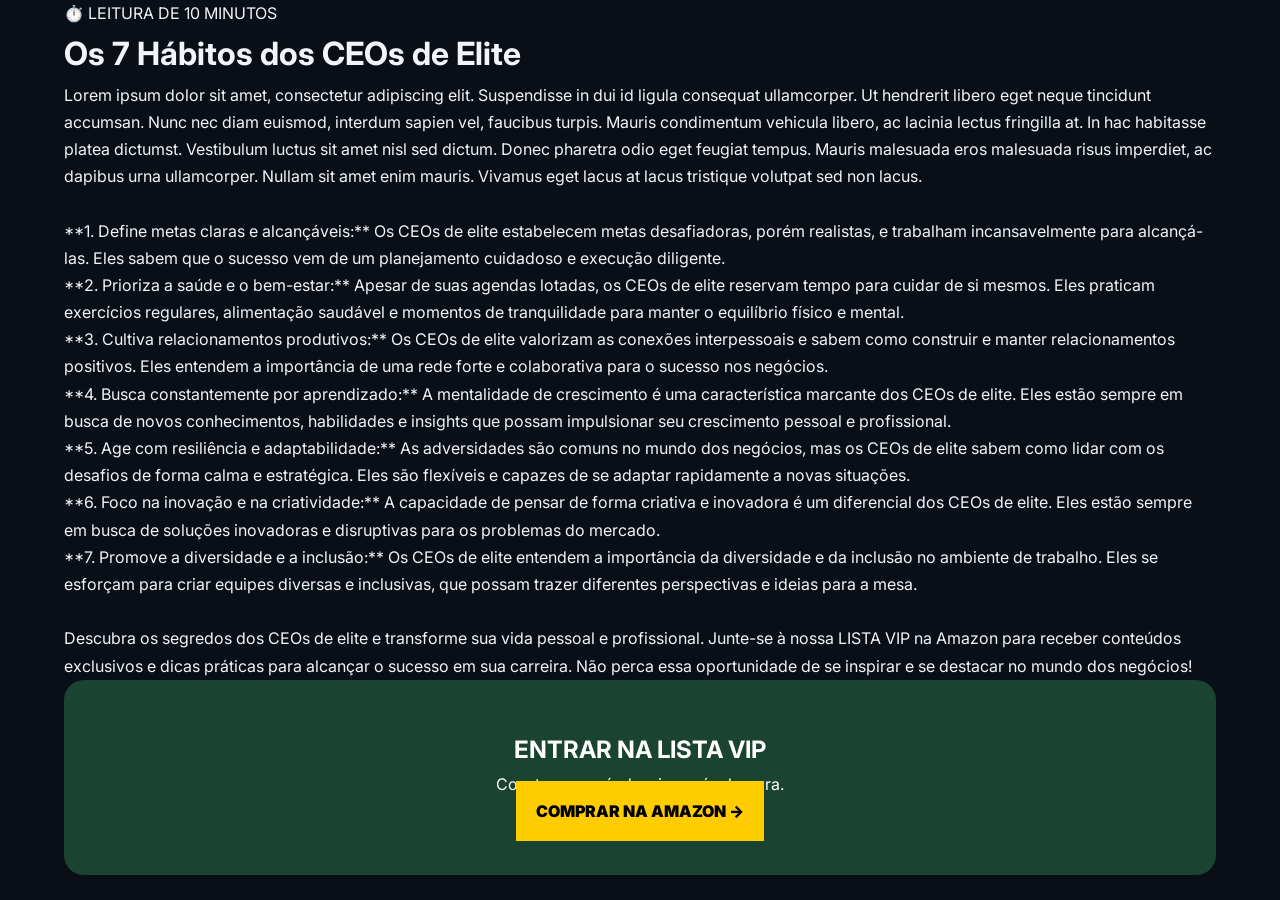
<file: artigos/habitos-ceos-elite.html>
<html><head><meta charset='UTF-8'><link rel='stylesheet' href='../styles.css'><title>Os 7 Hábitos dos CEOs de Elite</title></head><body><main class='container'><div class='badge'>⏱️ LEITURA DE 10 MINUTOS</div><h1>Os 7 Hábitos dos CEOs de Elite</h1><div class='content'>Lorem ipsum dolor sit amet, consectetur adipiscing elit. Suspendisse in dui id ligula consequat ullamcorper. Ut hendrerit libero eget neque tincidunt accumsan. Nunc nec diam euismod, interdum sapien vel, faucibus turpis. Mauris condimentum vehicula libero, ac lacinia lectus fringilla at. In hac habitasse platea dictumst. Vestibulum luctus sit amet nisl sed dictum. Donec pharetra odio eget feugiat tempus. Mauris malesuada eros malesuada risus imperdiet, ac dapibus urna ullamcorper. Nullam sit amet enim mauris. Vivamus eget lacus at lacus tristique volutpat sed non lacus. <br><br> **1. Define metas claras e alcançáveis:** Os CEOs de elite estabelecem metas desafiadoras, porém realistas, e trabalham incansavelmente para alcançá-las. Eles sabem que o sucesso vem de um planejamento cuidadoso e execução diligente. <br> **2. Prioriza a saúde e o bem-estar:** Apesar de suas agendas lotadas, os CEOs de elite reservam tempo para cuidar de si mesmos. Eles praticam exercícios regulares, alimentação saudável e momentos de tranquilidade para manter o equilíbrio físico e mental. <br> **3. Cultiva relacionamentos produtivos:** Os CEOs de elite valorizam as conexões interpessoais e sabem como construir e manter relacionamentos positivos. Eles entendem a importância de uma rede forte e colaborativa para o sucesso nos negócios. <br> **4. Busca constantemente por aprendizado:** A mentalidade de crescimento é uma característica marcante dos CEOs de elite. Eles estão sempre em busca de novos conhecimentos, habilidades e insights que possam impulsionar seu crescimento pessoal e profissional. <br> **5. Age com resiliência e adaptabilidade:** As adversidades são comuns no mundo dos negócios, mas os CEOs de elite sabem como lidar com os desafios de forma calma e estratégica. Eles são flexíveis e capazes de se adaptar rapidamente a novas situações. <br> **6. Foco na inovação e na criatividade:** A capacidade de pensar de forma criativa e inovadora é um diferencial dos CEOs de elite. Eles estão sempre em busca de soluções inovadoras e disruptivas para os problemas do mercado. <br> **7. Promove a diversidade e a inclusão:** Os CEOs de elite entendem a importância da diversidade e da inclusão no ambiente de trabalho. Eles se esforçam para criar equipes diversas e inclusivas, que possam trazer diferentes perspectivas e ideias para a mesa. <br><br> Descubra os segredos dos CEOs de elite e transforme sua vida pessoal e profissional. Junte-se à nossa LISTA VIP na Amazon para receber conteúdos exclusivos e dicas práticas para alcançar o sucesso em sua carreira. Não perca essa oportunidade de se inspirar e se destacar no mundo dos negócios!</div><div class='cta-box' style='background:#1b4332; padding:50px; border-radius:20px; color:white; text-align:center;'><h2>ENTRAR NA LISTA VIP</h2><p>Construa um cérebro imparável agora.</p><a href='https://amzn.to/4moudI5' style='background:#ffcc00; color:black; padding:20px; font-weight:900; text-decoration:none;'>COMPRAR NA AMAZON -></a></div></main></body></html>
</file>
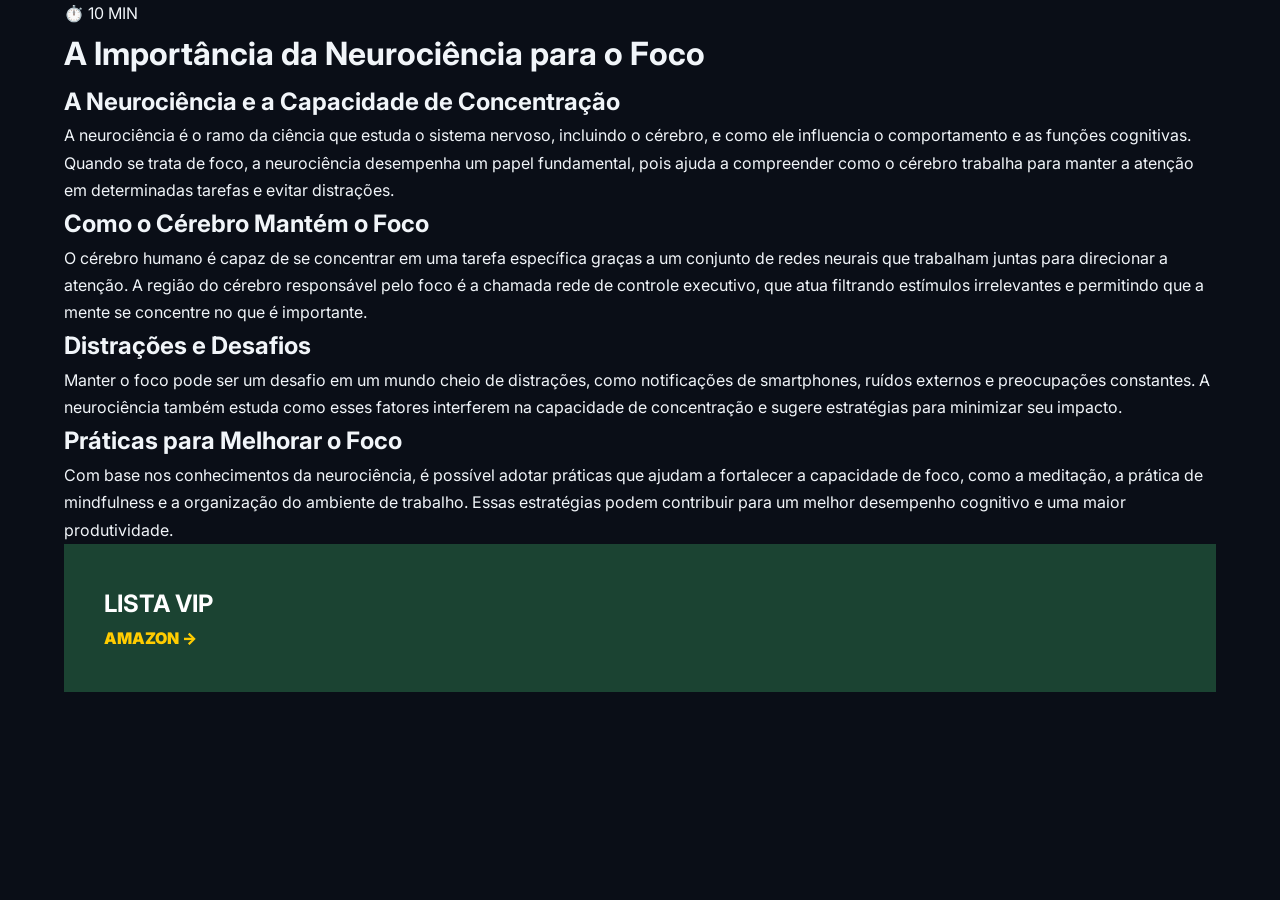
<file: artigos/importancia-neurociencia-foco.html>
<html><head><meta charset='UTF-8'><link rel='stylesheet' href='../styles.css'><title>A Importância da Neurociência para o Foco</title></head><body><main class='container'><div class='badge'>⏱️ 10 MIN</div><h1>A Importância da Neurociência para o Foco</h1><div class='content'><h2>A Neurociência e a Capacidade de Concentração</h2><p>A neurociência é o ramo da ciência que estuda o sistema nervoso, incluindo o cérebro, e como ele influencia o comportamento e as funções cognitivas. Quando se trata de foco, a neurociência desempenha um papel fundamental, pois ajuda a compreender como o cérebro trabalha para manter a atenção em determinadas tarefas e evitar distrações.</p><h2>Como o Cérebro Mantém o Foco</h2><p>O cérebro humano é capaz de se concentrar em uma tarefa específica graças a um conjunto de redes neurais que trabalham juntas para direcionar a atenção. A região do cérebro responsável pelo foco é a chamada rede de controle executivo, que atua filtrando estímulos irrelevantes e permitindo que a mente se concentre no que é importante.</p><h2>Distrações e Desafios</h2><p>Manter o foco pode ser um desafio em um mundo cheio de distrações, como notificações de smartphones, ruídos externos e preocupações constantes. A neurociência também estuda como esses fatores interferem na capacidade de concentração e sugere estratégias para minimizar seu impacto.</p><h2>Práticas para Melhorar o Foco</h2><p>Com base nos conhecimentos da neurociência, é possível adotar práticas que ajudam a fortalecer a capacidade de foco, como a meditação, a prática de mindfulness e a organização do ambiente de trabalho. Essas estratégias podem contribuir para um melhor desempenho cognitivo e uma maior produtividade.</p></div><div class='cta-box' style='background:#1b4332;padding:40px;color:white;'><h2>LISTA VIP</h2><a href='https://amzn.to/4moudI5' style='color:#ffcc00; font-weight:900;'>AMAZON -></a></div></main></body></html>
</file>
<file: styles.css>
/* ========================================
   PRODPEAK BLOG — Design System
   ======================================== */

@import url('https://fonts.googleapis.com/css2?family=Inter:wght@300;400;500;600;700;800;900&family=Playfair+Display:wght@600;700;800&display=swap');

/* ---------- CSS Custom Properties ---------- */
:root {
  /* Colors */
  --bg-primary: #0a0e17;
  --bg-secondary: #111827;
  --bg-card: #1a2236;
  --bg-card-hover: #1f2a42;
  --bg-glass: rgba(26, 34, 54, 0.7);
  --bg-glass-light: rgba(255, 255, 255, 0.03);

  --accent-primary: #f59e0b;
  --accent-secondary: #d97706;
  --accent-glow: rgba(245, 158, 11, 0.15);
  --accent-gradient: linear-gradient(135deg, #f59e0b, #ef4444);
  --accent-gradient-soft: linear-gradient(135deg, rgba(245,158,11,0.15), rgba(239,68,68,0.08));

  --text-primary: #f1f5f9;
  --text-secondary: #94a3b8;
  --text-muted: #64748b;
  --text-accent: #fbbf24;

  --border-color: rgba(255, 255, 255, 0.06);
  --border-accent: rgba(245, 158, 11, 0.3);

  --success: #22c55e;
  --info: #3b82f6;

  /* Typography */
  --font-body: 'Inter', -apple-system, BlinkMacSystemFont, sans-serif;
  --font-heading: 'Playfair Display', Georgia, serif;

  /* Spacing */
  --container-max: 1200px;
  --container-narrow: 800px;
  --section-pad: 100px;
  --gap: 24px;

  /* Radii */
  --radius-sm: 8px;
  --radius-md: 12px;
  --radius-lg: 20px;
  --radius-xl: 28px;

  /* Shadows */
  --shadow-card: 0 4px 24px rgba(0,0,0,0.3);
  --shadow-hover: 0 12px 40px rgba(0,0,0,0.45);
  --shadow-glow: 0 0 60px rgba(245,158,11,0.08);

  /* Transitions */
  --ease: cubic-bezier(0.4, 0, 0.2, 1);
  --duration: 0.35s;
}

/* ---------- Reset & Base ---------- */
*, *::before, *::after {
  margin: 0;
  padding: 0;
  box-sizing: border-box;
}

html {
  scroll-behavior: smooth;
  font-size: 16px;
}

body {
  font-family: var(--font-body);
  background: var(--bg-primary);
  color: var(--text-primary);
  line-height: 1.7;
  overflow-x: hidden;
  -webkit-font-smoothing: antialiased;
}

a {
  color: var(--accent-primary);
  text-decoration: none;
  transition: color var(--duration) var(--ease);
}

a:hover {
  color: var(--text-accent);
}

img {
  max-width: 100%;
  height: auto;
  display: block;
}

ul, ol {
  list-style: none;
}

/* ---------- Utility Classes ---------- */
.container {
  max-width: var(--container-max);
  margin: 0 auto;
  padding: 0 24px;
}

.container--narrow {
  max-width: var(--container-narrow);
}

.section {
  padding: var(--section-pad) 0;
  position: relative;
}

.section-label {
  display: inline-flex;
  align-items: center;
  gap: 8px;
  font-size: 0.75rem;
  font-weight: 700;
  letter-spacing: 3px;
  text-transform: uppercase;
  color: var(--accent-primary);
  margin-bottom: 16px;
}

.section-label::before {
  content: '';
  width: 32px;
  height: 2px;
  background: var(--accent-primary);
  border-radius: 2px;
}

.section-title {
  font-family: var(--font-heading);
  font-size: clamp(2rem, 4vw, 3rem);
  font-weight: 700;
  color: var(--text-primary);
  line-height: 1.15;
  margin-bottom: 16px;
}

.section-subtitle {
  font-size: 1.1rem;
  color: var(--text-secondary);
  max-width: 560px;
  line-height: 1.7;
}

.text-gradient {
  background: var(--accent-gradient);
  -webkit-background-clip: text;
  -webkit-text-fill-color: transparent;
  background-clip: text;
}

/* ---------- Buttons ---------- */
.btn {
  display: inline-flex;
  align-items: center;
  gap: 8px;
  padding: 14px 32px;
  font-family: var(--font-body);
  font-size: 0.9rem;
  font-weight: 600;
  border: none;
  border-radius: var(--radius-md);
  cursor: pointer;
  transition: all var(--duration) var(--ease);
  position: relative;
  overflow: hidden;
}

.btn--primary {
  background: var(--accent-primary);
  color: #0a0e17;
  box-shadow: 0 4px 20px rgba(245, 158, 11, 0.3);
}

.btn--primary:hover {
  background: #fbbf24;
  color: #0a0e17;
  transform: translateY(-2px);
  box-shadow: 0 8px 30px rgba(245, 158, 11, 0.4);
}

.btn--secondary {
  background: transparent;
  color: var(--text-primary);
  border: 1.5px solid var(--border-color);
  backdrop-filter: blur(8px);
}

.btn--secondary:hover {
  border-color: var(--accent-primary);
  color: var(--accent-primary);
  transform: translateY(-2px);
}

.btn--ghost {
  background: transparent;
  color: var(--accent-primary);
  padding: 8px 0;
  border-radius: 0;
}

.btn--ghost::after {
  content: '→';
  transition: transform var(--duration) var(--ease);
}

.btn--ghost:hover::after {
  transform: translateX(4px);
}

.btn--lg {
  padding: 18px 40px;
  font-size: 1rem;
}

/* ---------- Navbar ---------- */
.navbar {
  position: fixed;
  top: 0;
  left: 0;
  right: 0;
  z-index: 1000;
  padding: 16px 0;
  transition: all var(--duration) var(--ease);
}

.navbar--scrolled {
  background: rgba(10, 14, 23, 0.92);
  backdrop-filter: blur(20px) saturate(180%);
  border-bottom: 1px solid var(--border-color);
  padding: 12px 0;
}

.navbar .container {
  display: flex;
  align-items: center;
  justify-content: space-between;
}

.navbar__logo {
  display: flex;
  align-items: center;
  gap: 10px;
  font-size: 1.4rem;
  font-weight: 800;
  color: var(--text-primary);
  letter-spacing: -0.5px;
}

.navbar__logo:hover {
  color: var(--text-primary);
}

.navbar__logo-icon {
  width: 36px;
  height: 36px;
  background: var(--accent-gradient);
  border-radius: var(--radius-sm);
  display: flex;
  align-items: center;
  justify-content: center;
  font-size: 1.1rem;
}

.navbar__links {
  display: flex;
  align-items: center;
  gap: 36px;
}

.navbar__link {
  font-size: 0.9rem;
  font-weight: 500;
  color: var(--text-secondary);
  position: relative;
  padding: 4px 0;
}

.navbar__link::after {
  content: '';
  position: absolute;
  bottom: -2px;
  left: 0;
  width: 0;
  height: 2px;
  background: var(--accent-primary);
  border-radius: 2px;
  transition: width var(--duration) var(--ease);
}

.navbar__link:hover,
.navbar__link--active {
  color: var(--text-primary);
}

.navbar__link:hover::after,
.navbar__link--active::after {
  width: 100%;
}

.navbar__cta {
  margin-left: 12px;
}

.navbar__toggle {
  display: none;
  flex-direction: column;
  gap: 5px;
  background: none;
  border: none;
  cursor: pointer;
  padding: 4px;
}

.navbar__toggle span {
  width: 24px;
  height: 2px;
  background: var(--text-primary);
  border-radius: 2px;
  transition: all 0.3s var(--ease);
}

/* ---------- Hero ---------- */
.hero {
  min-height: 100vh;
  display: flex;
  align-items: center;
  position: relative;
  overflow: hidden;
  padding-top: 80px;
}

.hero__bg {
  position: absolute;
  inset: 0;
  z-index: 0;
}

.hero__bg img {
  width: 100%;
  height: 100%;
  object-fit: cover;
  opacity: 0.25;
}

.hero__bg::after {
  content: '';
  position: absolute;
  inset: 0;
  background: linear-gradient(180deg, rgba(10,14,23,0.3) 0%, var(--bg-primary) 95%);
}

.hero__orb {
  position: absolute;
  border-radius: 50%;
  filter: blur(100px);
  animation: orbFloat 8s ease-in-out infinite;
}

.hero__orb--1 {
  width: 400px;
  height: 400px;
  background: rgba(245, 158, 11, 0.08);
  top: 10%;
  right: 10%;
}

.hero__orb--2 {
  width: 300px;
  height: 300px;
  background: rgba(239, 68, 68, 0.05);
  bottom: 20%;
  left: 5%;
  animation-delay: -4s;
}

@keyframes orbFloat {
  0%, 100% { transform: translate(0, 0) scale(1); }
  33% { transform: translate(30px, -20px) scale(1.05); }
  66% { transform: translate(-20px, 15px) scale(0.95); }
}

.hero__content {
  position: relative;
  z-index: 2;
  max-width: 680px;
}

.hero__badge {
  display: inline-flex;
  align-items: center;
  gap: 8px;
  padding: 8px 16px;
  background: var(--accent-glow);
  border: 1px solid var(--border-accent);
  border-radius: 50px;
  font-size: 0.8rem;
  font-weight: 600;
  color: var(--accent-primary);
  margin-bottom: 28px;
  animation: fadeInUp 0.8s var(--ease) both;
}

.hero__badge .pulse {
  width: 8px;
  height: 8px;
  background: var(--accent-primary);
  border-radius: 50%;
  animation: pulse 2s infinite;
}

@keyframes pulse {
  0%, 100% { opacity: 1; transform: scale(1); }
  50% { opacity: 0.5; transform: scale(1.5); }
}

.hero__title {
  font-family: var(--font-heading);
  font-size: clamp(2.8rem, 6vw, 4.5rem);
  font-weight: 800;
  line-height: 1.08;
  margin-bottom: 24px;
  animation: fadeInUp 0.8s 0.15s var(--ease) both;
}

.hero__description {
  font-size: 1.15rem;
  color: var(--text-secondary);
  line-height: 1.8;
  margin-bottom: 40px;
  max-width: 520px;
  animation: fadeInUp 0.8s 0.3s var(--ease) both;
}

.hero__actions {
  display: flex;
  align-items: center;
  gap: 16px;
  flex-wrap: wrap;
  animation: fadeInUp 0.8s 0.45s var(--ease) both;
}

.hero__stats {
  display: flex;
  gap: 48px;
  margin-top: 64px;
  animation: fadeInUp 0.8s 0.6s var(--ease) both;
}

.hero__stat {
  text-align: left;
}

.hero__stat-value {
  font-size: 2rem;
  font-weight: 800;
  background: var(--accent-gradient);
  -webkit-background-clip: text;
  -webkit-text-fill-color: transparent;
  background-clip: text;
}

.hero__stat-label {
  font-size: 0.8rem;
  color: var(--text-muted);
  text-transform: uppercase;
  letter-spacing: 1px;
  margin-top: 4px;
}

@keyframes fadeInUp {
  from { opacity: 0; transform: translateY(24px); }
  to { opacity: 1; transform: translateY(0); }
}

/* ---------- Featured Articles ---------- */
.featured-grid {
  display: grid;
  grid-template-columns: 1fr 1fr;
  gap: var(--gap);
  margin-top: 48px;
}

.featured-card {
  position: relative;
  border-radius: var(--radius-lg);
  overflow: hidden;
  background: var(--bg-card);
  border: 1px solid var(--border-color);
  transition: all var(--duration) var(--ease);
  cursor: pointer;
}

.featured-card:hover {
  transform: translateY(-4px);
  border-color: var(--border-accent);
  box-shadow: var(--shadow-hover), var(--shadow-glow);
}

.featured-card--large {
  grid-column: 1 / -1;
  display: grid;
  grid-template-columns: 1fr 1fr;
}

.featured-card__img {
  position: relative;
  overflow: hidden;
  aspect-ratio: 16/10;
}

.featured-card--large .featured-card__img {
  aspect-ratio: auto;
  min-height: 360px;
}

.featured-card__img img {
  width: 100%;
  height: 100%;
  object-fit: cover;
  transition: transform 0.6s var(--ease);
}

.featured-card:hover .featured-card__img img {
  transform: scale(1.05);
}

.featured-card__img-overlay {
  position: absolute;
  inset: 0;
  background: linear-gradient(180deg, transparent 40%, rgba(10,14,23,0.8) 100%);
}

.featured-card--large .featured-card__img-overlay {
  background: linear-gradient(90deg, transparent 50%, var(--bg-card) 100%);
}

.featured-card__body {
  padding: 28px;
  display: flex;
  flex-direction: column;
  justify-content: center;
}

.featured-card__category {
  display: inline-block;
  font-size: 0.7rem;
  font-weight: 700;
  letter-spacing: 2px;
  text-transform: uppercase;
  color: var(--accent-primary);
  margin-bottom: 12px;
}

.featured-card__title {
  font-family: var(--font-heading);
  font-size: 1.35rem;
  font-weight: 700;
  line-height: 1.3;
  margin-bottom: 12px;
  color: var(--text-primary);
  transition: color var(--duration) var(--ease);
}

.featured-card--large .featured-card__title {
  font-size: 1.8rem;
}

.featured-card:hover .featured-card__title {
  color: var(--text-accent);
}

.featured-card__excerpt {
  font-size: 0.9rem;
  color: var(--text-secondary);
  line-height: 1.7;
  margin-bottom: 20px;
  display: -webkit-box;
  -webkit-line-clamp: 3;
  -webkit-box-orient: vertical;
  overflow: hidden;
}

.featured-card__meta {
  display: flex;
  align-items: center;
  gap: 16px;
  font-size: 0.8rem;
  color: var(--text-muted);
  margin-top: auto;
}

.featured-card__meta-item {
  display: flex;
  align-items: center;
  gap: 6px;
}

/* ---------- Evergreen Section ---------- */
.evergreen-grid {
  display: grid;
  grid-template-columns: repeat(3, 1fr);
  gap: var(--gap);
  margin-top: 48px;
}

.evergreen-card {
  background: var(--bg-card);
  border: 1px solid var(--border-color);
  border-radius: var(--radius-lg);
  padding: 32px;
  transition: all var(--duration) var(--ease);
  position: relative;
  overflow: hidden;
}

.evergreen-card::before {
  content: '';
  position: absolute;
  top: 0;
  left: 0;
  right: 0;
  height: 3px;
  background: var(--accent-gradient);
  transform: scaleX(0);
  transform-origin: left;
  transition: transform var(--duration) var(--ease);
}

.evergreen-card:hover {
  transform: translateY(-4px);
  border-color: var(--border-accent);
  box-shadow: var(--shadow-hover);
}

.evergreen-card:hover::before {
  transform: scaleX(1);
}

.evergreen-card__icon {
  width: 52px;
  height: 52px;
  background: var(--accent-glow);
  border: 1px solid var(--border-accent);
  border-radius: var(--radius-md);
  display: flex;
  align-items: center;
  justify-content: center;
  font-size: 1.5rem;
  margin-bottom: 20px;
}

.evergreen-card__title {
  font-family: var(--font-heading);
  font-size: 1.2rem;
  font-weight: 700;
  margin-bottom: 12px;
  color: var(--text-primary);
}

.evergreen-card__text {
  font-size: 0.9rem;
  color: var(--text-secondary);
  line-height: 1.7;
  margin-bottom: 20px;
}

.evergreen-card__link {
  font-size: 0.85rem;
  font-weight: 600;
  color: var(--accent-primary);
  display: inline-flex;
  align-items: center;
  gap: 6px;
}

.evergreen-card__link:hover {
  gap: 10px;
}

/* ---------- Articles Grid (Dynamic) ---------- */
.articles-grid {
  display: grid;
  grid-template-columns: repeat(auto-fill, minmax(280px, 1fr));
  gap: var(--gap);
  margin-top: 48px;
}

.glass-card {
  background: var(--bg-card);
  border: 1px solid var(--border-color);
  border-radius: var(--radius-lg);
  padding: 28px;
  transition: all var(--duration) var(--ease);
}

.glass-card:hover {
  transform: translateY(-4px);
  border-color: var(--border-accent);
  box-shadow: var(--shadow-hover), var(--shadow-glow);
}

.glass-card h3 {
  font-family: var(--font-heading);
  font-size: 1.15rem;
  font-weight: 700;
  color: var(--text-primary);
  margin-bottom: 12px;
  line-height: 1.3;
}

.glass-card:hover h3 {
  color: var(--text-accent);
}

.glass-card p {
  font-size: 0.88rem;
  color: var(--text-secondary);
  line-height: 1.65;
  margin-bottom: 18px;
}

.cta-link {
  font-size: 0.85rem;
  font-weight: 700;
  color: var(--accent-primary);
  display: inline-flex;
  align-items: center;
  gap: 6px;
  transition: gap var(--duration) var(--ease);
}

.cta-link:hover {
  gap: 12px;
}

/* ---------- Ad Space ---------- */
.ad-banner {
  background: var(--bg-glass);
  border: 1px dashed var(--border-color);
  border-radius: var(--radius-lg);
  padding: 20px;
  text-align: center;
  margin: 48px 0;
  position: relative;
  overflow: hidden;
}

.ad-banner::before {
  content: '';
  position: absolute;
  inset: 0;
  background: var(--accent-gradient-soft);
  opacity: 0.5;
}

.ad-banner__label {
  position: relative;
  font-size: 0.65rem;
  font-weight: 600;
  letter-spacing: 2px;
  text-transform: uppercase;
  color: var(--text-muted);
  margin-bottom: 8px;
}

.ad-banner__content {
  position: relative;
  min-height: 90px;
  display: flex;
  align-items: center;
  justify-content: center;
  color: var(--text-muted);
  font-size: 0.85rem;
}

.ad-banner--sidebar {
  margin: 24px 0;
  min-height: 250px;
}

.ad-banner--sidebar .ad-banner__content {
  min-height: 230px;
}

/* ---------- Newsletter CTA ---------- */
.newsletter {
  background: var(--bg-card);
  border: 1px solid var(--border-color);
  border-radius: var(--radius-xl);
  padding: 64px;
  text-align: center;
  position: relative;
  overflow: hidden;
}

.newsletter::before {
  content: '';
  position: absolute;
  inset: 0;
  background: var(--accent-gradient-soft);
}

.newsletter__content {
  position: relative;
  z-index: 2;
}

.newsletter__title {
  font-family: var(--font-heading);
  font-size: clamp(1.8rem, 3vw, 2.4rem);
  font-weight: 700;
  margin-bottom: 12px;
}

.newsletter__text {
  font-size: 1rem;
  color: var(--text-secondary);
  max-width: 480px;
  margin: 0 auto 32px;
}

.newsletter__form {
  display: flex;
  max-width: 480px;
  margin: 0 auto;
  gap: 12px;
}

.newsletter__input {
  flex: 1;
  padding: 14px 20px;
  border: 1.5px solid var(--border-color);
  border-radius: var(--radius-md);
  background: var(--bg-primary);
  color: var(--text-primary);
  font-family: var(--font-body);
  font-size: 0.9rem;
  outline: none;
  transition: border-color var(--duration) var(--ease);
}

.newsletter__input::placeholder {
  color: var(--text-muted);
}

.newsletter__input:focus {
  border-color: var(--accent-primary);
}

.newsletter__trust {
  display: flex;
  align-items: center;
  justify-content: center;
  gap: 8px;
  margin-top: 16px;
  font-size: 0.8rem;
  color: var(--text-muted);
}

/* ---------- Affiliate Section ---------- */
.affiliate-grid {
  display: grid;
  grid-template-columns: repeat(3, 1fr);
  gap: var(--gap);
  margin-top: 48px;
}

.affiliate-card {
  background: var(--bg-card);
  border: 1px solid var(--border-color);
  border-radius: var(--radius-lg);
  padding: 28px;
  text-align: center;
  transition: all var(--duration) var(--ease);
}

.affiliate-card:hover {
  transform: translateY(-4px);
  border-color: var(--border-accent);
  box-shadow: var(--shadow-hover);
}

.affiliate-card__badge {
  display: inline-block;
  padding: 4px 12px;
  background: var(--accent-glow);
  border: 1px solid var(--border-accent);
  border-radius: 50px;
  font-size: 0.65rem;
  font-weight: 700;
  letter-spacing: 1px;
  text-transform: uppercase;
  color: var(--accent-primary);
  margin-bottom: 16px;
}

.affiliate-card__icon {
  width: 64px;
  height: 64px;
  margin: 0 auto 16px;
  background: var(--accent-gradient-soft);
  border-radius: var(--radius-md);
  display: flex;
  align-items: center;
  justify-content: center;
  font-size: 1.8rem;
}

.affiliate-card__name {
  font-weight: 700;
  font-size: 1.1rem;
  margin-bottom: 8px;
}

.affiliate-card__desc {
  font-size: 0.85rem;
  color: var(--text-secondary);
  line-height: 1.6;
  margin-bottom: 16px;
}

.affiliate-card__rating {
  color: var(--accent-primary);
  font-size: 0.9rem;
  margin-bottom: 16px;
}

/* ---------- Product Page ---------- */
.product-hero {
  padding: 140px 0 80px;
  position: relative;
  overflow: hidden;
}

.product-hero__grid {
  display: grid;
  grid-template-columns: 1fr 1fr;
  gap: 64px;
  align-items: center;
}

.product-hero__img {
  border-radius: var(--radius-xl);
  overflow: hidden;
  box-shadow: var(--shadow-card);
  border: 1px solid var(--border-color);
}

.product-hero__img img {
  width: 100%;
  transition: transform 0.6s var(--ease);
}

.product-hero__img:hover img {
  transform: scale(1.03);
}

.product-hero__price-tag {
  display: inline-flex;
  align-items: center;
  gap: 12px;
  margin-bottom: 24px;
}

.product-hero__price {
  font-size: 2.5rem;
  font-weight: 800;
  color: var(--text-primary);
}

.product-hero__price-original {
  font-size: 1.2rem;
  color: var(--text-muted);
  text-decoration: line-through;
}

.product-hero__price-badge {
  padding: 6px 14px;
  background: rgba(34, 197, 94, 0.15);
  border: 1px solid rgba(34, 197, 94, 0.3);
  border-radius: 50px;
  font-size: 0.75rem;
  font-weight: 700;
  color: var(--success);
}

.product-features {
  margin-top: 32px;
}

.product-features__item {
  display: flex;
  align-items: flex-start;
  gap: 12px;
  padding: 12px 0;
  border-bottom: 1px solid var(--border-color);
}

.product-features__icon {
  width: 24px;
  height: 24px;
  background: rgba(34, 197, 94, 0.15);
  border-radius: 50%;
  display: flex;
  align-items: center;
  justify-content: center;
  flex-shrink: 0;
  margin-top: 2px;
  font-size: 0.7rem;
  color: var(--success);
}

.product-features__text {
  font-size: 0.9rem;
  color: var(--text-secondary);
}

/* Product Cards Grid */
.products-grid {
  display: grid;
  grid-template-columns: repeat(auto-fill, minmax(340px, 1fr));
  gap: var(--gap);
  margin-top: 48px;
}

.product-card {
  background: var(--bg-card);
  border: 1px solid var(--border-color);
  border-radius: var(--radius-lg);
  overflow: hidden;
  transition: all var(--duration) var(--ease);
}

.product-card:hover {
  transform: translateY(-6px);
  border-color: var(--border-accent);
  box-shadow: var(--shadow-hover), var(--shadow-glow);
}

.product-card__img {
  position: relative;
  overflow: hidden;
  aspect-ratio: 16/10;
}

.product-card__img img {
  width: 100%;
  height: 100%;
  object-fit: cover;
  transition: transform 0.6s var(--ease);
}

.product-card:hover .product-card__img img {
  transform: scale(1.05);
}

.product-card__tag {
  position: absolute;
  top: 16px;
  left: 16px;
  padding: 6px 14px;
  background: var(--accent-primary);
  border-radius: 50px;
  font-size: 0.7rem;
  font-weight: 700;
  color: #0a0e17;
  text-transform: uppercase;
  letter-spacing: 1px;
}

.product-card__body {
  padding: 28px;
}

.product-card__title {
  font-family: var(--font-heading);
  font-size: 1.3rem;
  font-weight: 700;
  margin-bottom: 8px;
}

.product-card__desc {
  font-size: 0.9rem;
  color: var(--text-secondary);
  line-height: 1.7;
  margin-bottom: 20px;
}

.product-card__footer {
  display: flex;
  align-items: center;
  justify-content: space-between;
}

.product-card__price {
  font-size: 1.5rem;
  font-weight: 800;
}

/* ---------- Article Page ---------- */
.article-header {
  padding: 140px 0 48px;
  text-align: center;
}

.article-header__category {
  display: inline-block;
  padding: 6px 16px;
  background: var(--accent-glow);
  border: 1px solid var(--border-accent);
  border-radius: 50px;
  font-size: 0.7rem;
  font-weight: 700;
  letter-spacing: 2px;
  text-transform: uppercase;
  color: var(--accent-primary);
  margin-bottom: 24px;
}

.article-header__title {
  font-family: var(--font-heading);
  font-size: clamp(2.2rem, 5vw, 3.5rem);
  font-weight: 800;
  line-height: 1.1;
  max-width: 800px;
  margin: 0 auto 24px;
}

.article-header__meta {
  display: flex;
  align-items: center;
  justify-content: center;
  gap: 24px;
  color: var(--text-muted);
  font-size: 0.85rem;
}

.article-header__meta-item {
  display: flex;
  align-items: center;
  gap: 6px;
}

.article-hero-img {
  border-radius: var(--radius-xl);
  overflow: hidden;
  margin: 32px auto;
  max-width: 900px;
  border: 1px solid var(--border-color);
}

.article-hero-img img {
  width: 100%;
  aspect-ratio: 21/9;
  object-fit: cover;
}

.article-layout {
  display: grid;
  grid-template-columns: 1fr 300px;
  gap: 48px;
  max-width: 1100px;
  margin: 0 auto;
  padding: 0 24px;
}

.article-content {
  font-size: 1.05rem;
  line-height: 1.85;
  color: var(--text-secondary);
}

.article-content h2 {
  font-family: var(--font-heading);
  font-size: 1.6rem;
  font-weight: 700;
  color: var(--text-primary);
  margin: 48px 0 16px;
}

.article-content h3 {
  font-size: 1.2rem;
  font-weight: 700;
  color: var(--text-primary);
  margin: 32px 0 12px;
}

.article-content p {
  margin-bottom: 20px;
}

.article-content blockquote {
  border-left: 3px solid var(--accent-primary);
  padding: 16px 24px;
  margin: 28px 0;
  background: var(--accent-glow);
  border-radius: 0 var(--radius-md) var(--radius-md) 0;
  font-style: italic;
  color: var(--text-primary);
}

.article-content ul, .article-content ol {
  margin: 16px 0;
  padding-left: 24px;
}

.article-content li {
  margin-bottom: 8px;
  list-style: disc;
  color: var(--text-secondary);
}

.article-content ol li {
  list-style: decimal;
}

/* Article Sidebar */
.article-sidebar {
  position: sticky;
  top: 100px;
  max-height: calc(100vh - 120px);
  overflow-y: auto;
}

.sidebar-widget {
  background: var(--bg-card);
  border: 1px solid var(--border-color);
  border-radius: var(--radius-lg);
  padding: 24px;
  margin-bottom: 24px;
}

.sidebar-widget__title {
  font-weight: 700;
  font-size: 0.95rem;
  margin-bottom: 16px;
  color: var(--text-primary);
}

.sidebar-toc__item {
  display: block;
  padding: 8px 0;
  font-size: 0.85rem;
  color: var(--text-muted);
  border-bottom: 1px solid var(--border-color);
  transition: color var(--duration) var(--ease);
}

.sidebar-toc__item:hover,
.sidebar-toc__item--active {
  color: var(--accent-primary);
}

.sidebar-toc__item:last-child {
  border-bottom: none;
}

/* ---------- Testimonials ---------- */
.testimonials-grid {
  display: grid;
  grid-template-columns: repeat(3, 1fr);
  gap: var(--gap);
  margin-top: 48px;
}

.testimonial-card {
  background: var(--bg-card);
  border: 1px solid var(--border-color);
  border-radius: var(--radius-lg);
  padding: 32px;
  transition: all var(--duration) var(--ease);
}

.testimonial-card:hover {
  border-color: var(--border-accent);
  transform: translateY(-4px);
}

.testimonial-card__stars {
  color: var(--accent-primary);
  font-size: 0.85rem;
  margin-bottom: 16px;
}

.testimonial-card__text {
  font-size: 0.95rem;
  color: var(--text-secondary);
  line-height: 1.7;
  margin-bottom: 20px;
  font-style: italic;
}

.testimonial-card__author {
  display: flex;
  align-items: center;
  gap: 12px;
}

.testimonial-card__avatar {
  width: 40px;
  height: 40px;
  background: var(--accent-gradient);
  border-radius: 50%;
  display: flex;
  align-items: center;
  justify-content: center;
  font-weight: 700;
  font-size: 0.85rem;
  color: #0a0e17;
}

.testimonial-card__name {
  font-weight: 600;
  font-size: 0.9rem;
}

.testimonial-card__role {
  font-size: 0.75rem;
  color: var(--text-muted);
}

/* ---------- Footer ---------- */
.footer {
  background: var(--bg-secondary);
  border-top: 1px solid var(--border-color);
  padding: 80px 0 32px;
}

.footer__grid {
  display: grid;
  grid-template-columns: 2fr 1fr 1fr 1fr;
  gap: 48px;
  margin-bottom: 48px;
}

.footer__brand-desc {
  color: var(--text-secondary);
  font-size: 0.9rem;
  line-height: 1.7;
  margin-top: 16px;
  max-width: 320px;
}

.footer__heading {
  font-weight: 700;
  font-size: 0.85rem;
  text-transform: uppercase;
  letter-spacing: 2px;
  color: var(--text-primary);
  margin-bottom: 20px;
}

.footer__link {
  display: block;
  color: var(--text-secondary);
  font-size: 0.9rem;
  padding: 6px 0;
  transition: color var(--duration) var(--ease);
}

.footer__link:hover {
  color: var(--accent-primary);
}

.footer__social {
  display: flex;
  gap: 12px;
  margin-top: 20px;
}

.footer__social-link {
  width: 40px;
  height: 40px;
  background: var(--bg-card);
  border: 1px solid var(--border-color);
  border-radius: var(--radius-sm);
  display: flex;
  align-items: center;
  justify-content: center;
  color: var(--text-secondary);
  transition: all var(--duration) var(--ease);
  font-size: 0.9rem;
}

.footer__social-link:hover {
  background: var(--accent-primary);
  color: #0a0e17;
  border-color: var(--accent-primary);
  transform: translateY(-2px);
}

.footer__bottom {
  border-top: 1px solid var(--border-color);
  padding-top: 24px;
  display: flex;
  justify-content: space-between;
  align-items: center;
  font-size: 0.8rem;
  color: var(--text-muted);
}

.footer__bottom-links {
  display: flex;
  gap: 24px;
}

/* ---------- Scroll Animations ---------- */
.reveal {
  opacity: 0;
  transform: translateY(32px);
  transition: opacity 0.7s var(--ease), transform 0.7s var(--ease);
}

.reveal--visible {
  opacity: 1;
  transform: translateY(0);
}

.reveal--delay-1 { transition-delay: 0.1s; }
.reveal--delay-2 { transition-delay: 0.2s; }
.reveal--delay-3 { transition-delay: 0.3s; }
.reveal--delay-4 { transition-delay: 0.4s; }

/* ---------- Back to Top ---------- */
.back-to-top {
  position: fixed;
  bottom: 32px;
  right: 32px;
  width: 48px;
  height: 48px;
  background: var(--accent-primary);
  color: #0a0e17;
  border: none;
  border-radius: 50%;
  font-size: 1.2rem;
  cursor: pointer;
  display: flex;
  align-items: center;
  justify-content: center;
  opacity: 0;
  visibility: hidden;
  transform: translateY(16px);
  transition: all var(--duration) var(--ease);
  z-index: 900;
  box-shadow: 0 4px 20px rgba(245, 158, 11, 0.3);
}

.back-to-top--visible {
  opacity: 1;
  visibility: visible;
  transform: translateY(0);
}

.back-to-top:hover {
  transform: translateY(-4px);
  box-shadow: 0 8px 30px rgba(245, 158, 11, 0.4);
}

/* ---------- Responsive ---------- */
@media (max-width: 1024px) {
  :root {
    --section-pad: 72px;
  }

  .featured-grid {
    grid-template-columns: 1fr;
  }

  .featured-card--large {
    grid-template-columns: 1fr;
  }

  .featured-card--large .featured-card__img {
    aspect-ratio: 16/9;
    min-height: auto;
  }

  .featured-card--large .featured-card__img-overlay {
    background: linear-gradient(180deg, transparent 40%, var(--bg-card) 100%);
  }

  .evergreen-grid,
  .affiliate-grid,
  .testimonials-grid {
    grid-template-columns: 1fr 1fr;
  }

  .product-hero__grid {
    grid-template-columns: 1fr;
    gap: 40px;
  }

  .article-layout {
    grid-template-columns: 1fr;
  }

  .article-sidebar {
    position: static;
    display: grid;
    grid-template-columns: 1fr 1fr;
    gap: 16px;
  }

  .footer__grid {
    grid-template-columns: 1fr 1fr;
  }
}

@media (max-width: 768px) {
  :root {
    --section-pad: 56px;
  }

  .navbar__links {
    position: fixed;
    top: 0;
    right: -100%;
    width: 280px;
    height: 100vh;
    background: var(--bg-secondary);
    flex-direction: column;
    padding: 80px 32px;
    gap: 0;
    border-left: 1px solid var(--border-color);
    transition: right 0.4s var(--ease);
    z-index: 999;
  }

  .navbar__links--open {
    right: 0;
  }

  .navbar__link {
    font-size: 1rem;
    padding: 16px 0;
    border-bottom: 1px solid var(--border-color);
    width: 100%;
  }

  .navbar__cta {
    margin-left: 0;
    margin-top: 16px;
    width: 100%;
    text-align: center;
    justify-content: center;
  }

  .navbar__toggle {
    display: flex;
    z-index: 1000;
  }

  .hero__stats {
    gap: 32px;
  }

  .evergreen-grid,
  .affiliate-grid,
  .testimonials-grid {
    grid-template-columns: 1fr;
  }

  .newsletter {
    padding: 40px 24px;
  }

  .newsletter__form {
    flex-direction: column;
  }

  .footer__grid {
    grid-template-columns: 1fr;
    gap: 32px;
  }

  .footer__bottom {
    flex-direction: column;
    gap: 12px;
    text-align: center;
  }

  .article-sidebar {
    grid-template-columns: 1fr;
  }

  .products-grid {
    grid-template-columns: 1fr;
  }
}

@media (max-width: 480px) {
  .hero__title {
    font-size: 2.2rem;
  }

  .hero__stats {
    flex-direction: column;
    gap: 16px;
  }

  .hero__actions {
    flex-direction: column;
    width: 100%;
  }

  .hero__actions .btn {
    width: 100%;
    justify-content: center;
  }
}

/* CORRE��O DAS CAPAS DE LIVRO */
.product-card__img {
  aspect-ratio: auto !important;
  background: var(--bg-hover) !important;
  display: flex !important;
  align-items: center !important;
  justify-content: center !important;
  padding: 24px !important;
}
.product-card__img img {
  width: auto !important;
  height: 240px !important;
  object-fit: contain !important;
  box-shadow: 0 10px 25px rgba(0,0,0,0.5) !important;
  border-radius: 4px !important;
}
.product-hero__img {
  display: flex;
  justify-content: center;
  align-items: center;
}
.product-hero__img img {
  width: auto !important;
  height: auto !important;
  max-width: 100% !important;
  max-height: 450px !important;
  object-fit: contain !important;
}
</file>
